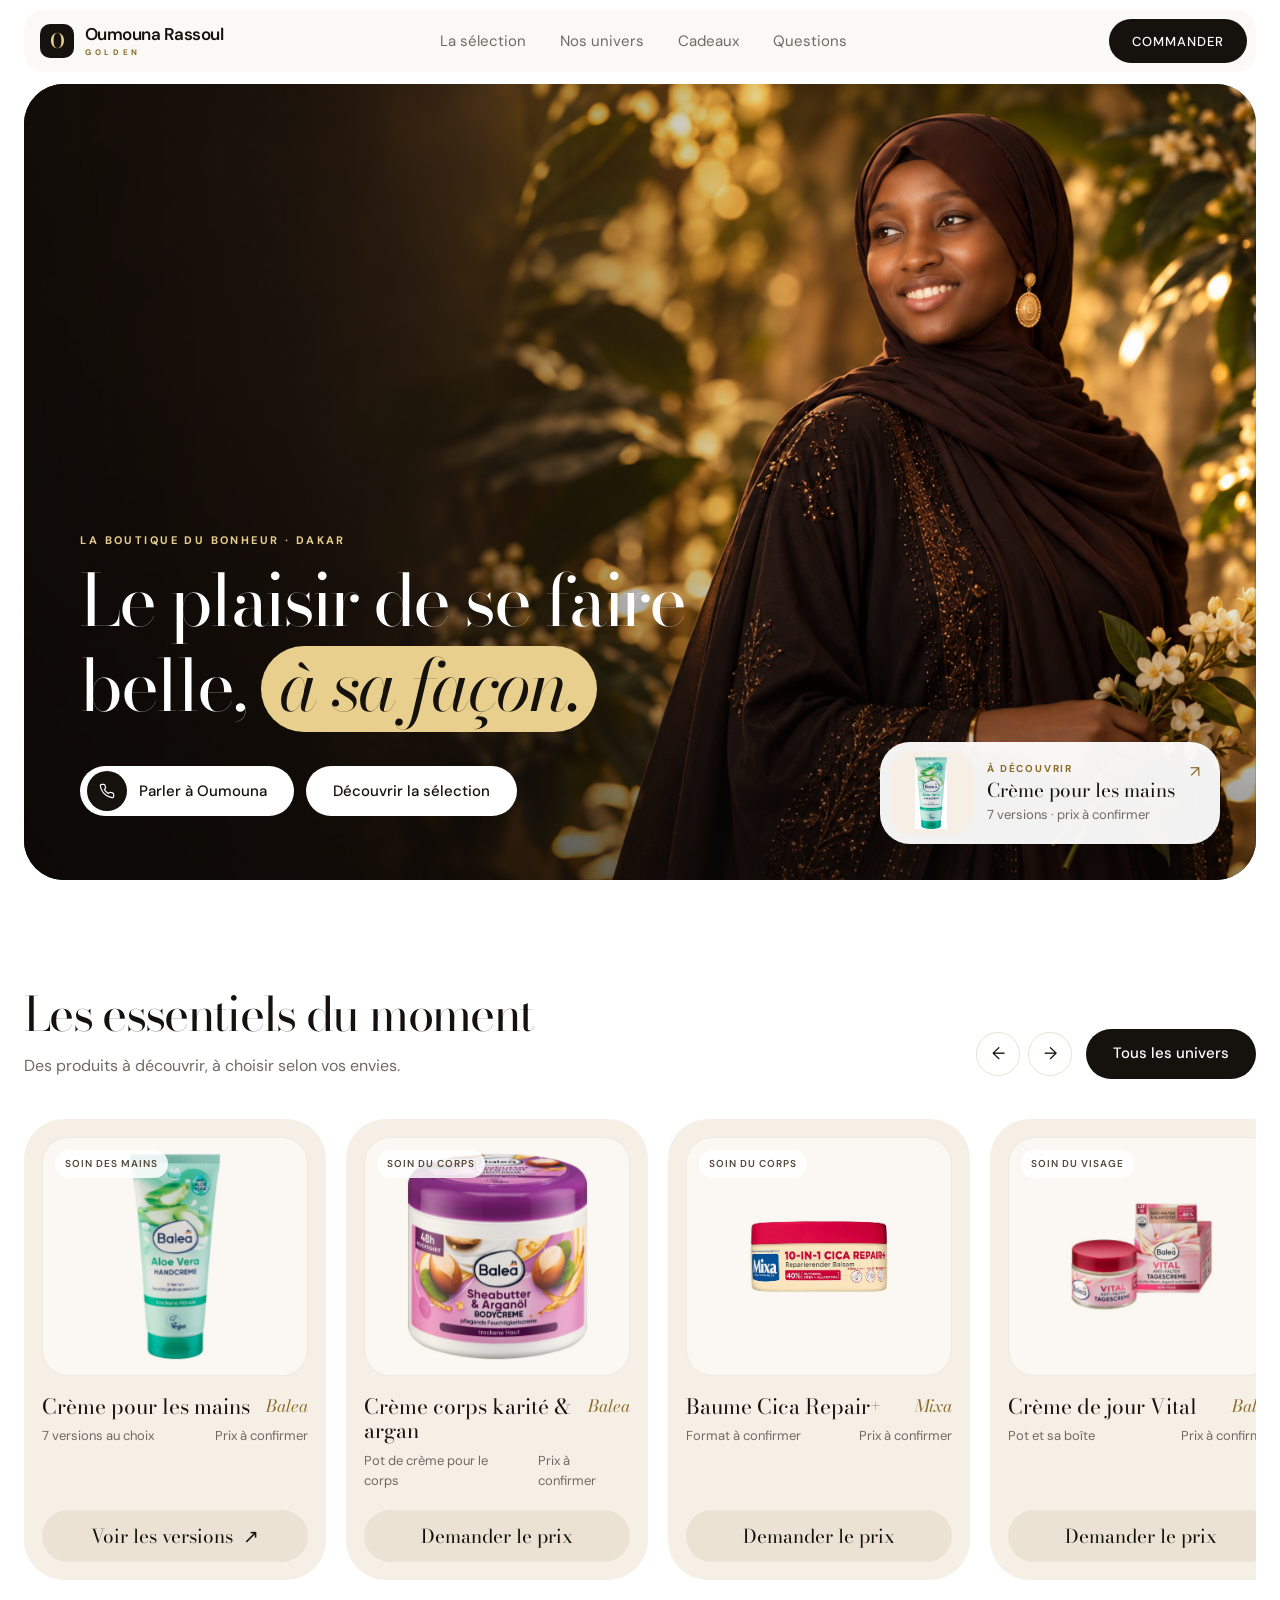
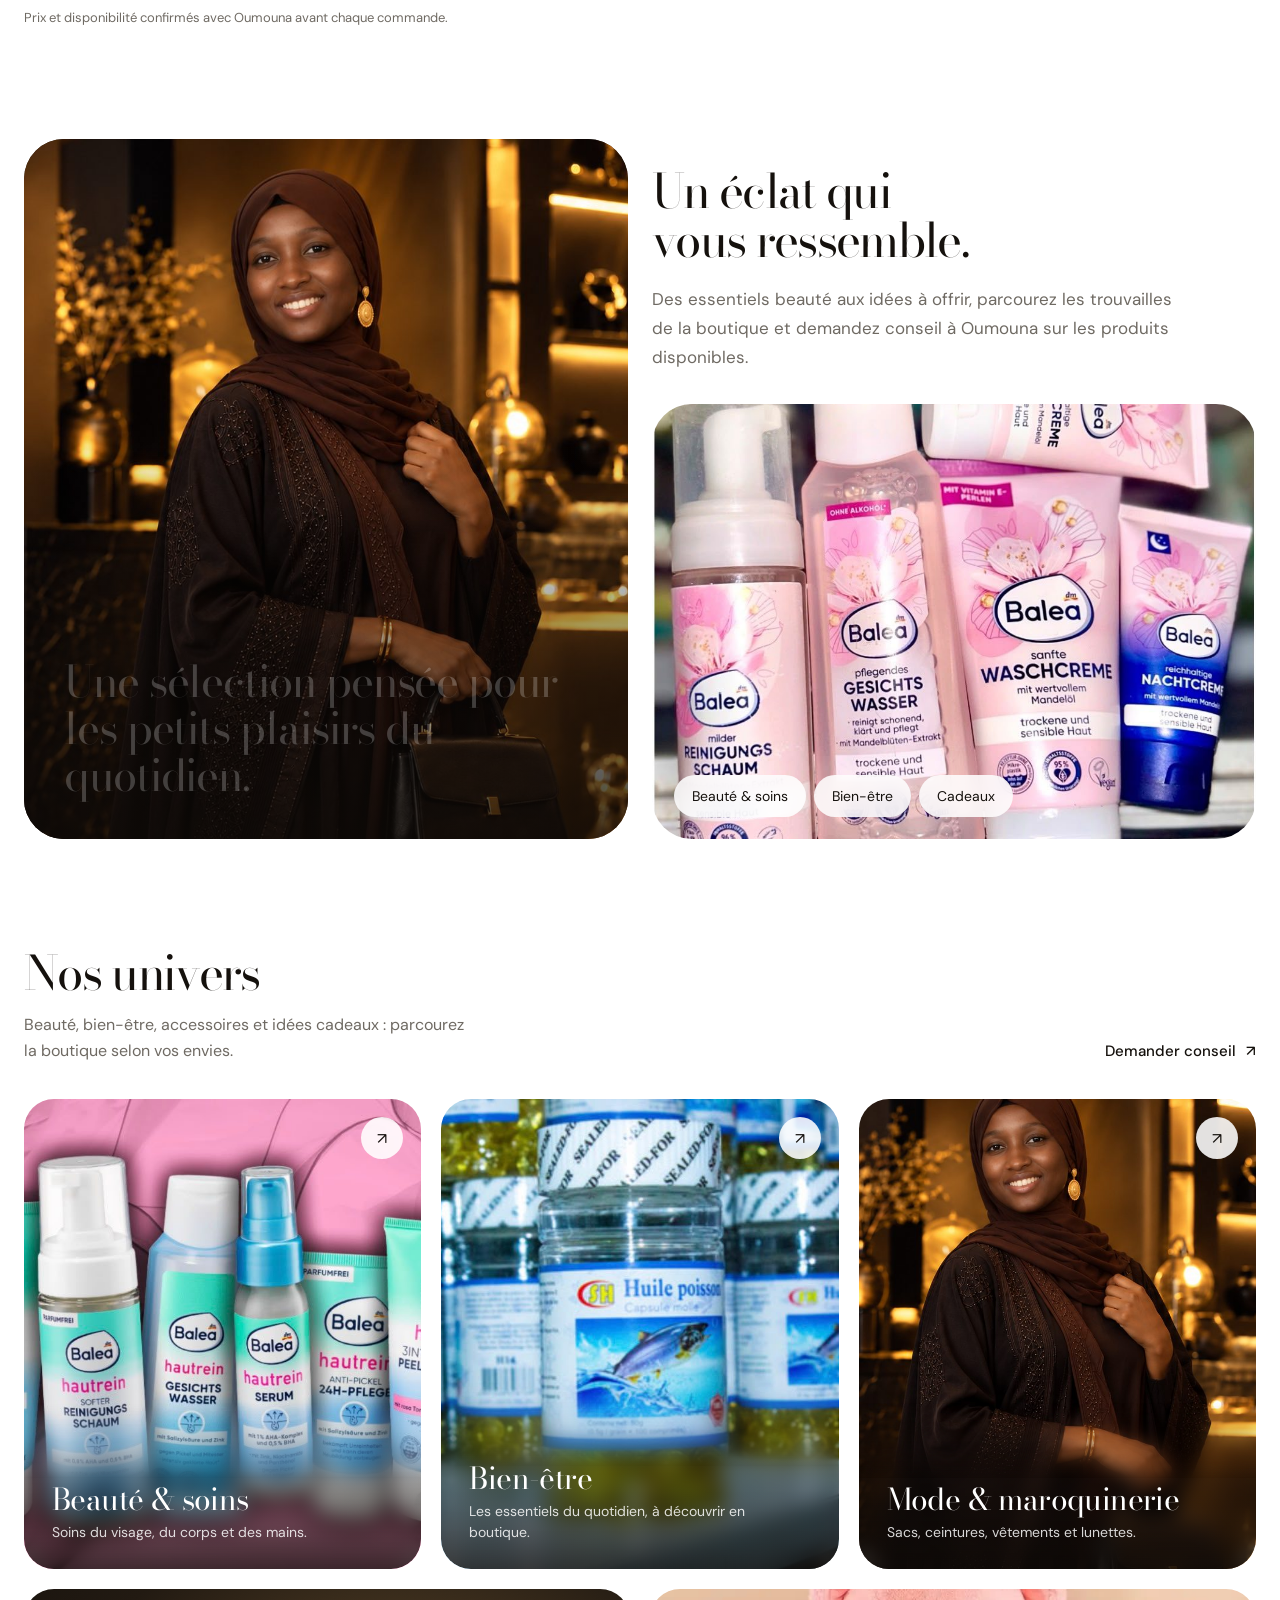
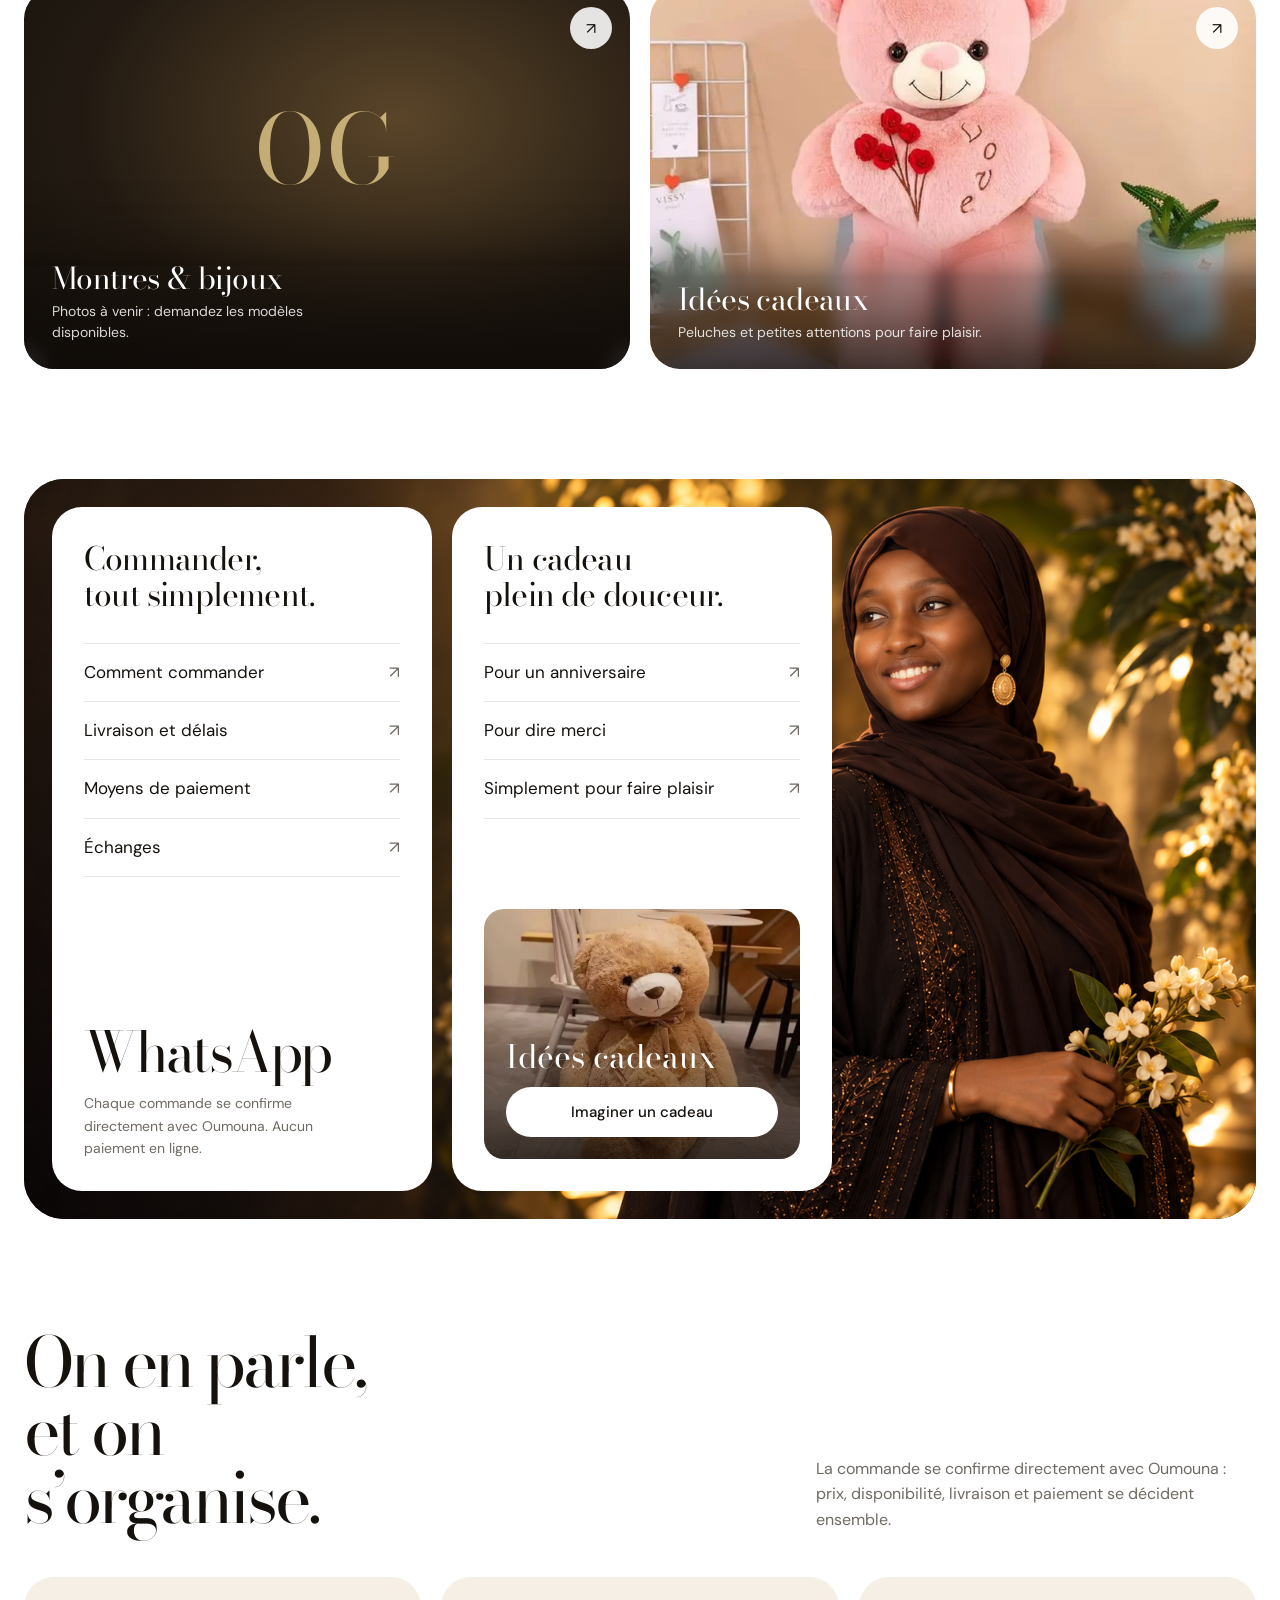
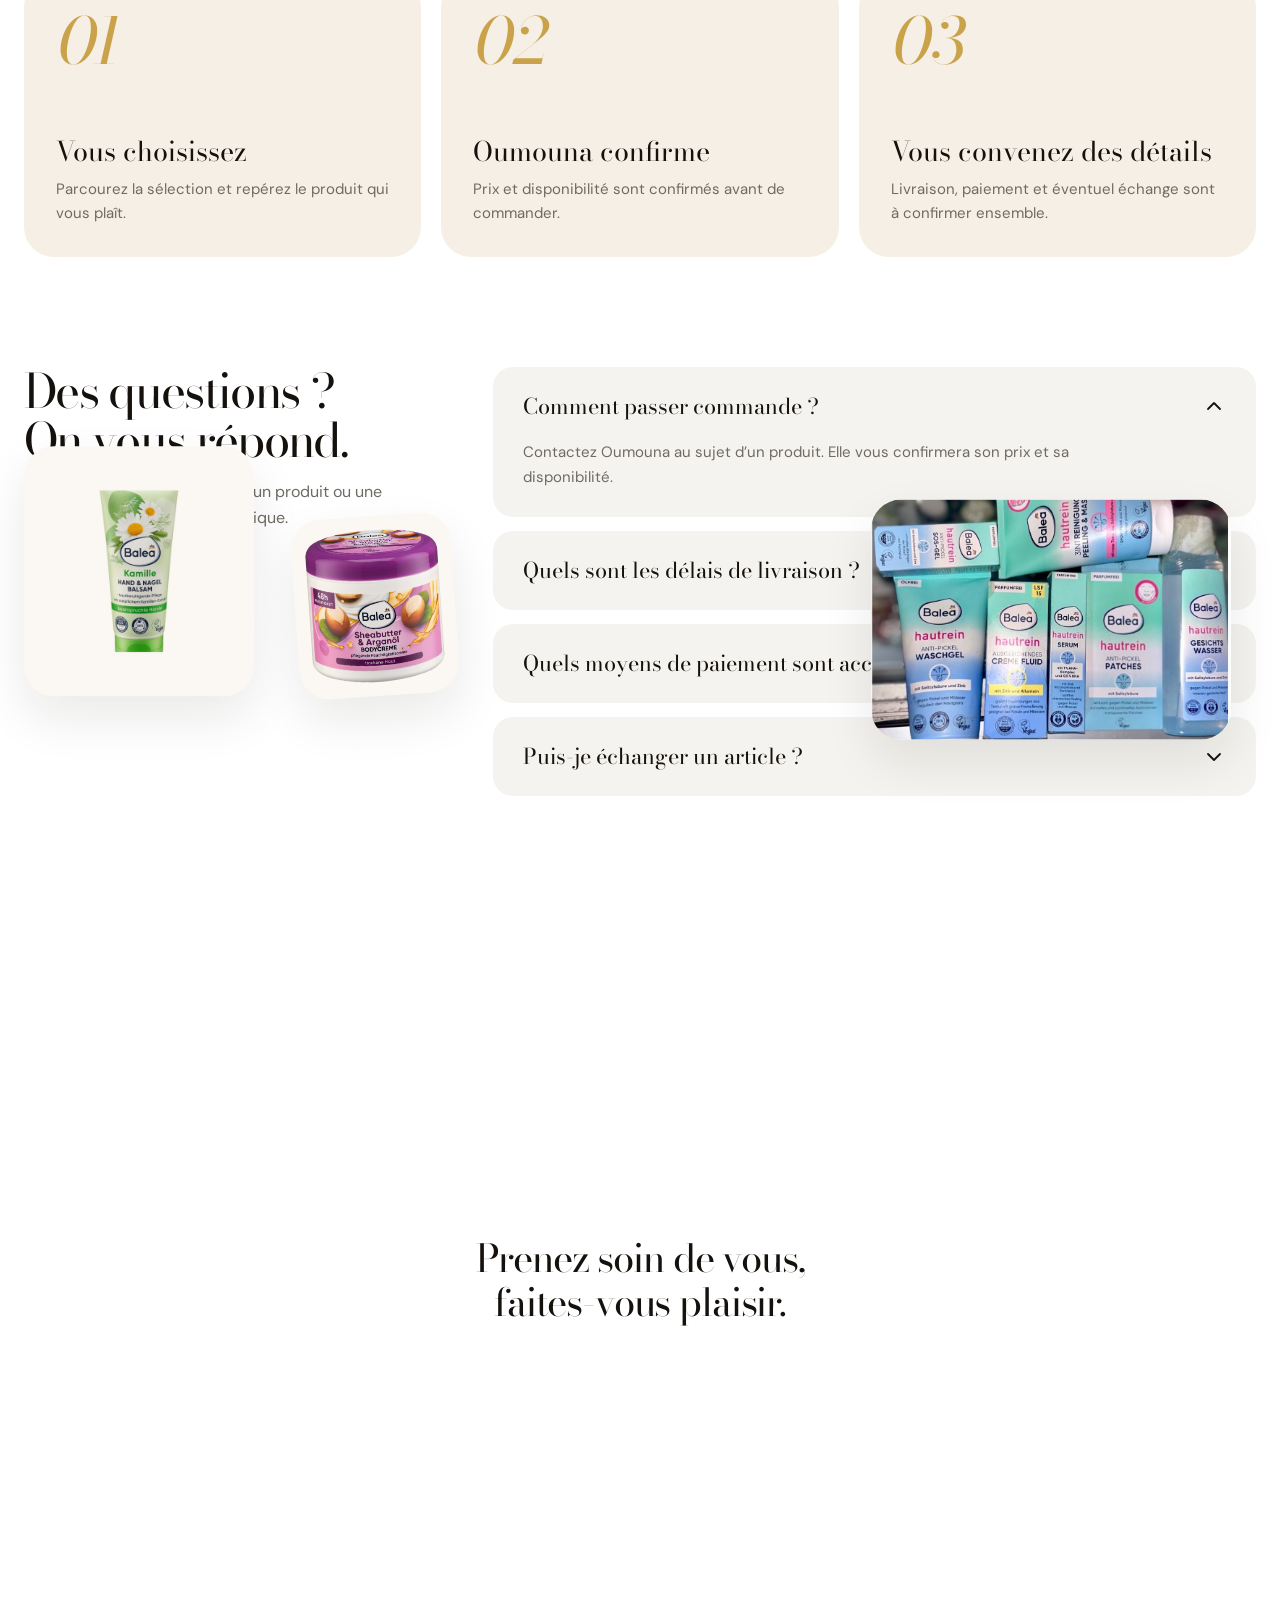
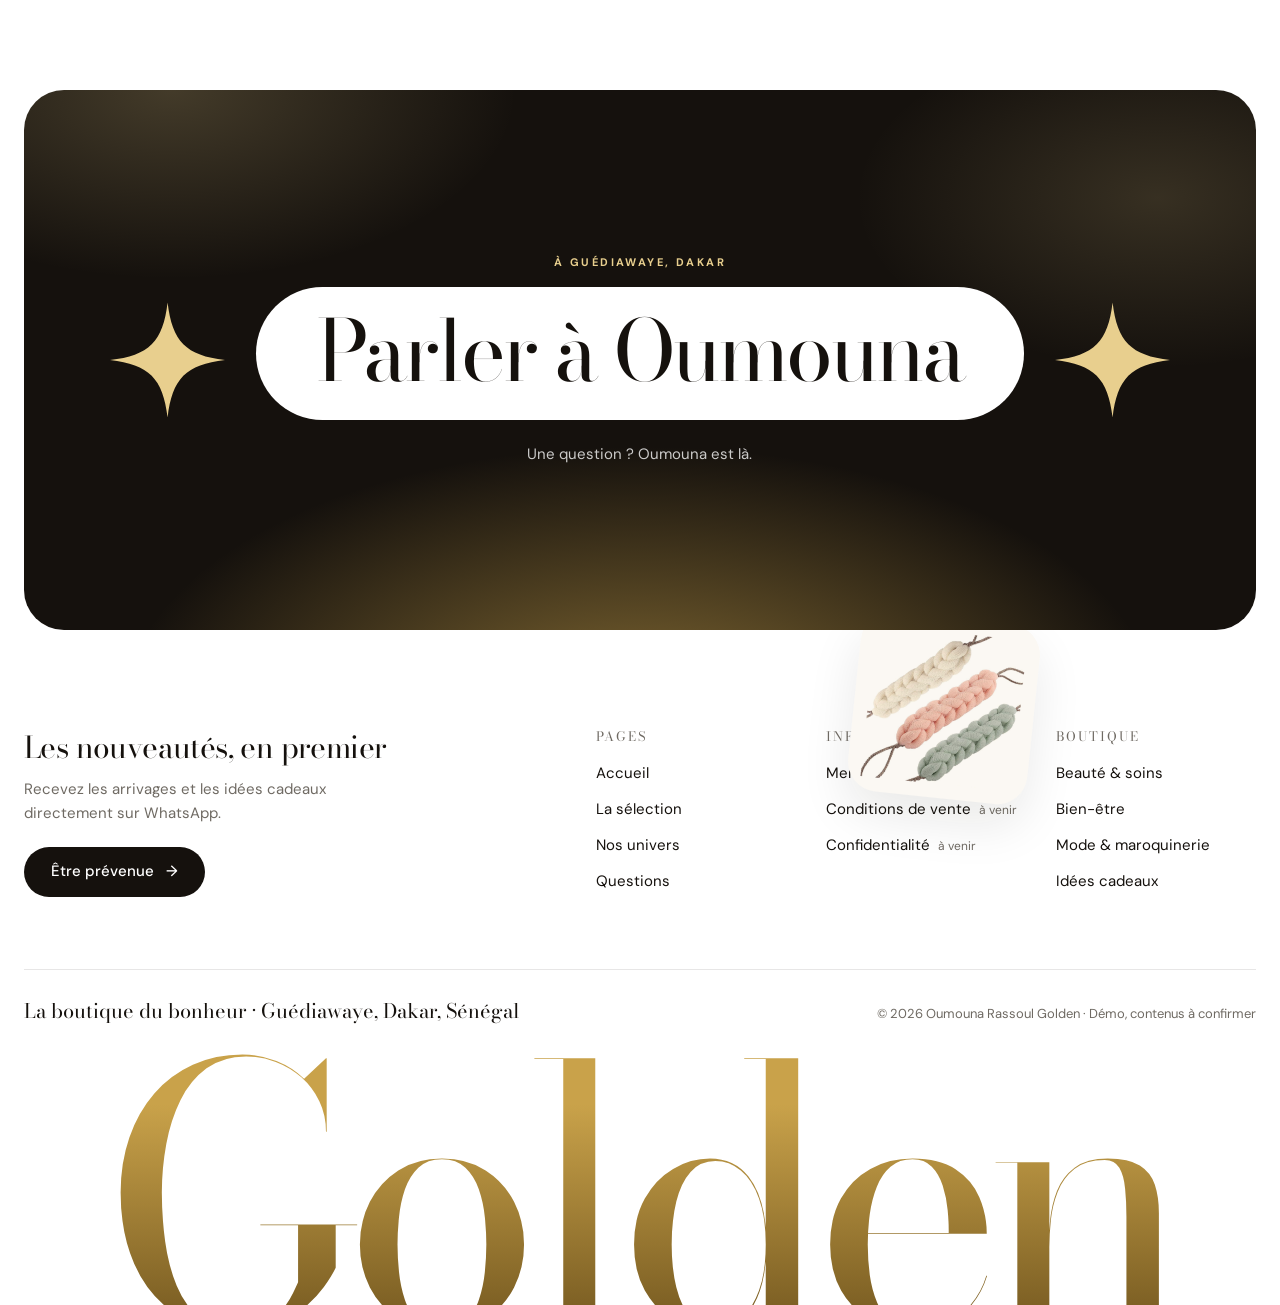
<file: demo/index.html>
<!doctype html>
<html lang="fr">
<head>
  <meta charset="utf-8"><meta name="viewport" content="width=device-width, initial-scale=1"><meta name="theme-color" content="#faf8f4">
  <meta name="description" content="Beauté, soins, mode et cadeaux sélectionnés par Oumouna à Guédiawaye, Dakar.">
  <title>Oumouna Rassoul Golden — L’art de se faire plaisir</title>
  <link rel="preconnect" href="https://fonts.googleapis.com"><link rel="preconnect" href="https://fonts.gstatic.com" crossorigin>
  <link href="https://fonts.googleapis.com/css2?family=Bodoni+Moda:ital,opsz,wght@0,6..96,400;0,6..96,500;1,6..96,400&family=DM+Sans:wght@400;500;600;700&display=swap" rel="stylesheet">
  <link rel="stylesheet" href="site.css"><script src="site.js" defer></script>
</head>
<body>
  <header class="site-header">
    <div class="nav-bar">
      <a class="brand" href="index.html" aria-label="Oumouna Rassoul Golden — accueil"><span class="brand-mark" aria-hidden="true">O</span><span class="brand-name">Oumouna Rassoul<small>GOLDEN</small></span></a>
      <nav class="main-nav" id="main-nav" aria-label="Navigation principale"><a href="#selection">La sélection</a><a href="#univers">Nos univers</a><a href="#cadeaux">Cadeaux</a><a href="#faq">Questions</a></nav>
      <button class="pill pill-dark nav-cta" type="button" data-order="Bonjour Oumouna, je souhaite passer une commande.">Commander</button>
      <button class="menu-toggle" type="button" aria-expanded="false" aria-controls="main-nav"><span></span><span></span><span class="sr-only">Ouvrir le menu</span></button>
    </div>
  </header>

  <main>
    <section class="hero" aria-labelledby="hero-title">
      <picture>
        <source media="(max-width: 760px)" srcset="images/hero-aestheticmatch-portrait-9x16.jpg" width="936" height="1664">
        <img class="hero-image" src="images/hero-aestheticmatch.png" alt="Femme en abaya brodée tenant un bouquet de fleurs blanches, dans une lumière dorée" fetchpriority="high">
      </picture>
      <div class="hero-shade" aria-hidden="true"></div>
      <div class="hero-glints" aria-hidden="true"><i></i><i></i><i></i><i></i><i></i></div>
      <div class="hero-copy">
        <p class="eyebrow eyebrow-light">LA BOUTIQUE DU BONHEUR · DAKAR</p>
        <h1 id="hero-title">Le plaisir de se faire belle, <mark>à sa façon.</mark></h1>
        <div class="hero-actions">
          <button class="pill pill-light pill-with-dot" type="button" data-order="Bonjour Oumouna, j’aimerais un conseil sur vos produits."><span class="pill-dot" aria-hidden="true"><svg viewBox="0 0 24 24" width="16" height="16" fill="none" stroke="currentColor" stroke-width="1.8" stroke-linecap="round" stroke-linejoin="round"><path d="M22 16.9v3a2 2 0 0 1-2.2 2 19.8 19.8 0 0 1-8.6-3.1 19.5 19.5 0 0 1-6-6A19.8 19.8 0 0 1 2.1 4.2 2 2 0 0 1 4.1 2h3a2 2 0 0 1 2 1.7c.1.9.4 1.8.7 2.7a2 2 0 0 1-.5 2.1L8 9.8a16 16 0 0 0 6 6l1.3-1.3a2 2 0 0 1 2.1-.4c.9.3 1.8.6 2.7.7a2 2 0 0 1 1.7 2z"/></svg></span>Parler à Oumouna</button>
          <a class="pill pill-light" href="#selection">Découvrir la sélection</a>
        </div>
      </div>
      <div class="hero-side">
        <a class="hero-feature" href="produit.html"><img src="images/creme-mains-aloe-vera-official.jpg" alt=""><span><small>À DÉCOUVRIR</small><strong>Crème pour les mains</strong><em>7 versions · prix à confirmer</em></span><i aria-hidden="true">↗</i></a>
      </div>
    </section>

    <section class="section wrap" id="selection" aria-labelledby="selection-title">
      <div class="section-head" data-reveal>
        <div><h2 id="selection-title">Les essentiels du moment</h2><p class="section-lead">Des produits à découvrir, à choisir selon vos envies.</p></div>
        <div class="section-head-actions"><div class="carousel-controls"><button type="button" aria-label="Produits précédents" data-scroll="prev">←</button><button type="button" aria-label="Produits suivants" data-scroll="next">→</button></div><a class="pill pill-dark" href="#univers">Tous les univers</a></div>
      </div>
      <div class="product-rail" data-product-grid aria-label="Sélection de produits" data-reveal></div>
      <p class="fine-print">Prix et disponibilité confirmés avec Oumouna avant chaque commande.</p>
    </section>

    <section class="editorial wrap" id="inspiration" aria-labelledby="inspiration-title">
      <figure class="editorial-photo" data-reveal>
        <img src="images/hero-mobile.jpg" alt="Cliente souriante en abaya brodée, un sac à main noir au bras" loading="lazy">
        <figcaption data-scroll-words>Une sélection pensée pour les petits plaisirs du quotidien.</figcaption>
      </figure>
      <div class="editorial-side">
        <div data-reveal><h2 id="inspiration-title">Un éclat qui<br>vous ressemble.</h2><p>Des essentiels beauté aux idées à offrir, parcourez les trouvailles de la boutique et demandez conseil à Oumouna sur les produits disponibles.</p></div>
        <div class="editorial-card" data-reveal style="--delay:.12s">
          <img src="images/gamme-balea-rose.jpg" alt="Gamme de soins Balea aux tons roses" loading="lazy">
          <div class="chip-row"><a class="chip" href="#univers">Beauté &amp; soins</a><a class="chip" href="#univers">Bien-être</a><a class="chip" href="#cadeaux">Cadeaux</a></div>
        </div>
      </div>
    </section>

    <section class="section wrap" id="univers" aria-labelledby="univers-title">
      <div class="section-head" data-reveal>
        <div><h2 id="univers-title">Nos univers</h2><p class="section-lead">Beauté, bien-être, accessoires et idées cadeaux : parcourez la boutique selon vos envies.</p></div>
        <button class="text-link" type="button" data-order="Bonjour Oumouna, pouvez-vous me conseiller sur votre sélection ?">Demander conseil <span aria-hidden="true">↗</span></button>
      </div>
      <div class="univers-grid">
        <a class="story-card" href="#selection" data-reveal><img src="images/gamme-hautrein-rose.jpg" alt="Produits de soin Balea roses" loading="lazy"><span class="story-arrow" aria-hidden="true">↗</span><span class="story-card-copy"><strong>Beauté &amp; soins</strong><span>Soins du visage, du corps et des mains.</span></span></a>
        <a class="story-card" href="#selection" data-reveal style="--delay:.08s"><img src="images/huile-poisson.jpg" alt="Flacons de produits de bien-être alignés" loading="lazy"><span class="story-arrow" aria-hidden="true">↗</span><span class="story-card-copy"><strong>Bien-être</strong><span>Les essentiels du quotidien, à découvrir en boutique.</span></span></a>
        <button class="story-card" type="button" data-order="Bonjour Oumouna, quels articles Mode &amp; maroquinerie sont disponibles ?" data-reveal style="--delay:.16s"><img src="images/mode-maroquinerie.jpg" alt="Sac à main noir porté avec une abaya" loading="lazy"><span class="story-arrow" aria-hidden="true">↗</span><span class="story-card-copy"><strong>Mode &amp; maroquinerie</strong><span>Sacs, ceintures, vêtements et lunettes.</span></span></button>
        <button class="story-card story-card-empty" type="button" data-order="Bonjour Oumouna, quels modèles de montres et bijoux sont disponibles ?" data-reveal><span class="empty-mark" aria-hidden="true">OG</span><span class="story-arrow" aria-hidden="true">↗</span><span class="story-card-copy"><strong>Montres &amp; bijoux</strong><span>Photos à venir : demandez les modèles disponibles.</span></span></button>
        <a class="story-card" href="#cadeaux" data-reveal style="--delay:.08s"><img src="images/peluche-rose-coeur.jpg" alt="Peluche rose tenant un cœur" loading="lazy"><span class="story-arrow" aria-hidden="true">↗</span><span class="story-card-copy"><strong>Idées cadeaux</strong><span>Peluches et petites attentions pour faire plaisir.</span></span></a>
      </div>
    </section>

    <section class="panel-band wrap" id="cadeaux" aria-label="Commander et offrir">
      <img class="panel-band-bg" src="images/hero-aestheticmatch.png" alt="" loading="lazy">
      <div class="panel" data-reveal>
        <h2>Commander,<br>tout simplement.</h2>
        <ul class="link-list"><li><a href="#faq-commande">Comment commander <span aria-hidden="true">↗</span></a></li><li><a href="#faq-livraison">Livraison et délais <span aria-hidden="true">↗</span></a></li><li><a href="#faq-paiement">Moyens de paiement <span aria-hidden="true">↗</span></a></li><li><a href="#faq-echange">Échanges <span aria-hidden="true">↗</span></a></li></ul>
        <div class="panel-foot"><strong>WhatsApp</strong><p>Chaque commande se confirme directement avec Oumouna. Aucun paiement en ligne.</p></div>
      </div>
      <div class="panel" data-reveal style="--delay:.12s">
        <h2>Un cadeau<br>plein de douceur.</h2>
        <ul class="link-list"><li><button type="button" data-order="Bonjour Oumouna, je cherche un cadeau d’anniversaire. Pouvez-vous me conseiller ?">Pour un anniversaire <span aria-hidden="true">↗</span></button></li><li><button type="button" data-order="Bonjour Oumouna, je cherche un cadeau pour dire merci. Pouvez-vous me conseiller ?">Pour dire merci <span aria-hidden="true">↗</span></button></li><li><button type="button" data-order="Bonjour Oumouna, je cherche une petite attention à offrir. Pouvez-vous me conseiller ?">Simplement pour faire plaisir <span aria-hidden="true">↗</span></button></li></ul>
        <div class="mini-promo"><img src="images/peluche-ours.jpg" alt="Grand ourson en peluche brun" loading="lazy"><strong>Idées cadeaux</strong><button class="pill pill-light" type="button" data-order="Bonjour Oumouna, je cherche une idée cadeau. Pouvez-vous me conseiller ?">Imaginer un cadeau</button></div>
      </div>
    </section>

    <section class="section wrap process" aria-labelledby="process-title">
      <div class="process-head" data-reveal><h2 id="process-title">On en parle,<br>et on<br>s’organise.</h2><p class="section-lead">La commande se confirme directement avec Oumouna : prix, disponibilité, livraison et paiement se décident ensemble.</p></div>
      <div class="steps">
        <article class="step" data-reveal><span>01</span><h3>Vous choisissez</h3><p>Parcourez la sélection et repérez le produit qui vous plaît.</p></article>
        <article class="step" data-reveal style="--delay:.08s"><span>02</span><h3>Oumouna confirme</h3><p>Prix et disponibilité sont confirmés avant de commander.</p></article>
        <article class="step" data-reveal style="--delay:.16s"><span>03</span><h3>Vous convenez des détails</h3><p>Livraison, paiement et éventuel échange sont à confirmer ensemble.</p></article>
      </div>
    </section>

    <section class="section wrap faq" id="faq" aria-labelledby="faq-title">
      <div class="faq-intro" data-reveal><h2 id="faq-title">Des questions ?<br>On vous répond.</h2><p class="section-lead">Besoin d’un renseignement sur un produit ou une commande ? Contactez la boutique.</p><button class="text-link" type="button" data-order="Bonjour Oumouna, j’ai une question sur la boutique.">Poser une question <span aria-hidden="true">↗</span></button></div>
      <div class="faq-list" data-reveal>
        <details class="faq-item" id="faq-commande" open><summary>Comment passer commande ?<svg class="chev" viewBox="0 0 24 24" aria-hidden="true"><path d="m6 9 6 6 6-6"/></svg></summary><p>Contactez Oumouna au sujet d’un produit. Elle vous confirmera son prix et sa disponibilité.</p></details>
        <details class="faq-item" id="faq-livraison"><summary>Quels sont les délais de livraison ?<svg class="chev" viewBox="0 0 24 24" aria-hidden="true"><path d="m6 9 6 6 6-6"/></svg></summary><p>Les zones, frais et délais sont à confirmer directement avec la boutique avant la commande.</p></details>
        <details class="faq-item" id="faq-paiement"><summary>Quels moyens de paiement sont acceptés ?<svg class="chev" viewBox="0 0 24 24" aria-hidden="true"><path d="m6 9 6 6 6-6"/></svg></summary><p>Les modes de paiement seront indiqués après confirmation par Oumouna.</p></details>
        <details class="faq-item" id="faq-echange"><summary>Puis-je échanger un article ?<svg class="chev" viewBox="0 0 24 24" aria-hidden="true"><path d="m6 9 6 6 6-6"/></svg></summary><p>Les conditions d’échange et de retour sont à confirmer avant toute commande.</p></details>
      </div>
    </section>

    <section class="collage wrap" aria-labelledby="collage-title">
      <figure class="collage-tile tile-1" data-speed="-0.12"><img src="images/creme-mains-camomille.jpg" alt="" loading="lazy"></figure>
      <figure class="collage-tile tile-2 is-photo" data-speed="0.18"><img src="images/peluche-rose-coeur.jpg" alt="" loading="lazy"></figure>
      <figure class="collage-tile tile-3 is-photo" data-speed="-0.08"><img src="images/gamme-hautrein.jpg" alt="" loading="lazy"></figure>
      <figure class="collage-tile tile-4" data-speed="0.14"><img src="images/eponges-douche.jpg" alt="" loading="lazy"></figure>
      <figure class="collage-tile tile-5" data-speed="-0.16"><img src="images/balea-creme-corps-karite-argan-official.jpg" alt="" loading="lazy"></figure>
      <h2 id="collage-title" data-reveal>Prenez soin de vous,<br>faites-vous plaisir.</h2>
    </section>

    <section class="cta-banner wrap" id="contact" aria-labelledby="cta-title">
      <svg class="cta-star cta-star-left" viewBox="0 0 100 100" aria-hidden="true"><path d="M50 0C54 34 66 46 100 50 66 54 54 66 50 100 46 66 34 54 0 50 34 46 46 34 50 0Z"/></svg>
      <svg class="cta-star cta-star-right" viewBox="0 0 100 100" aria-hidden="true"><path d="M50 0C54 34 66 46 100 50 66 54 54 66 50 100 46 66 34 54 0 50 34 46 46 34 50 0Z"/></svg>
      <div class="cta-copy" data-reveal><p class="eyebrow eyebrow-light">À GUÉDIAWAYE, DAKAR</p><h2 id="cta-title" class="sr-only">Une question ? Oumouna est là.</h2><button class="cta-pill" type="button" data-order="Bonjour Oumouna, je souhaite vous contacter.">Parler à Oumouna</button><p class="cta-note">Une question ? Oumouna est là.</p></div>
    </section>
  </main>

  <footer class="site-footer">
    <div class="footer-top">
      <div class="footer-news"><h2>Les nouveautés, en premier</h2><p>Recevez les arrivages et les idées cadeaux directement sur WhatsApp.</p><button class="pill pill-dark" type="button" data-order="Bonjour Oumouna, j’aimerais être prévenue des nouveautés.">Être prévenue <span aria-hidden="true">→</span></button></div>
      <div class="footer-cols">
        <nav aria-label="Pages"><h3>Pages</h3><a href="index.html">Accueil</a><a href="#selection">La sélection</a><a href="#univers">Nos univers</a><a href="#faq">Questions</a></nav>
        <div><h3>Infos</h3><span>Mentions légales <em>à venir</em></span><span>Conditions de vente <em>à venir</em></span><span>Confidentialité <em>à venir</em></span></div>
        <nav aria-label="Boutique"><h3>Boutique</h3><a href="#univers">Beauté &amp; soins</a><a href="#univers">Bien-être</a><a href="#univers">Mode &amp; maroquinerie</a><a href="#cadeaux">Idées cadeaux</a></nav>
      </div>
    </div>
    <div class="footer-mid"><p class="footer-contact">La boutique du bonheur · Guédiawaye, Dakar, Sénégal</p><small>© <span data-year></span> Oumouna Rassoul Golden · Démo, contenus à confirmer</small></div>
    <p class="wordmark" aria-hidden="true">Golden</p>
  </footer>

  <div class="mobile-order"><button type="button" class="pill pill-gold" data-order="Bonjour Oumouna, je souhaite découvrir votre boutique.">Parler à Oumouna <span aria-hidden="true">↗</span></button></div>
  <dialog class="contact-dialog" aria-labelledby="dialog-title"><button class="dialog-close" type="button" aria-label="Fermer">×</button><p class="eyebrow">CONTACT DE LA BOUTIQUE</p><h2 id="dialog-title">Parlons de votre envie.</h2><p data-dialog-message>Le numéro WhatsApp sera ajouté après confirmation par Oumouna.</p><button class="pill pill-dark" type="button" data-dialog-close>J’ai compris</button></dialog>
</body>
</html>
</file>
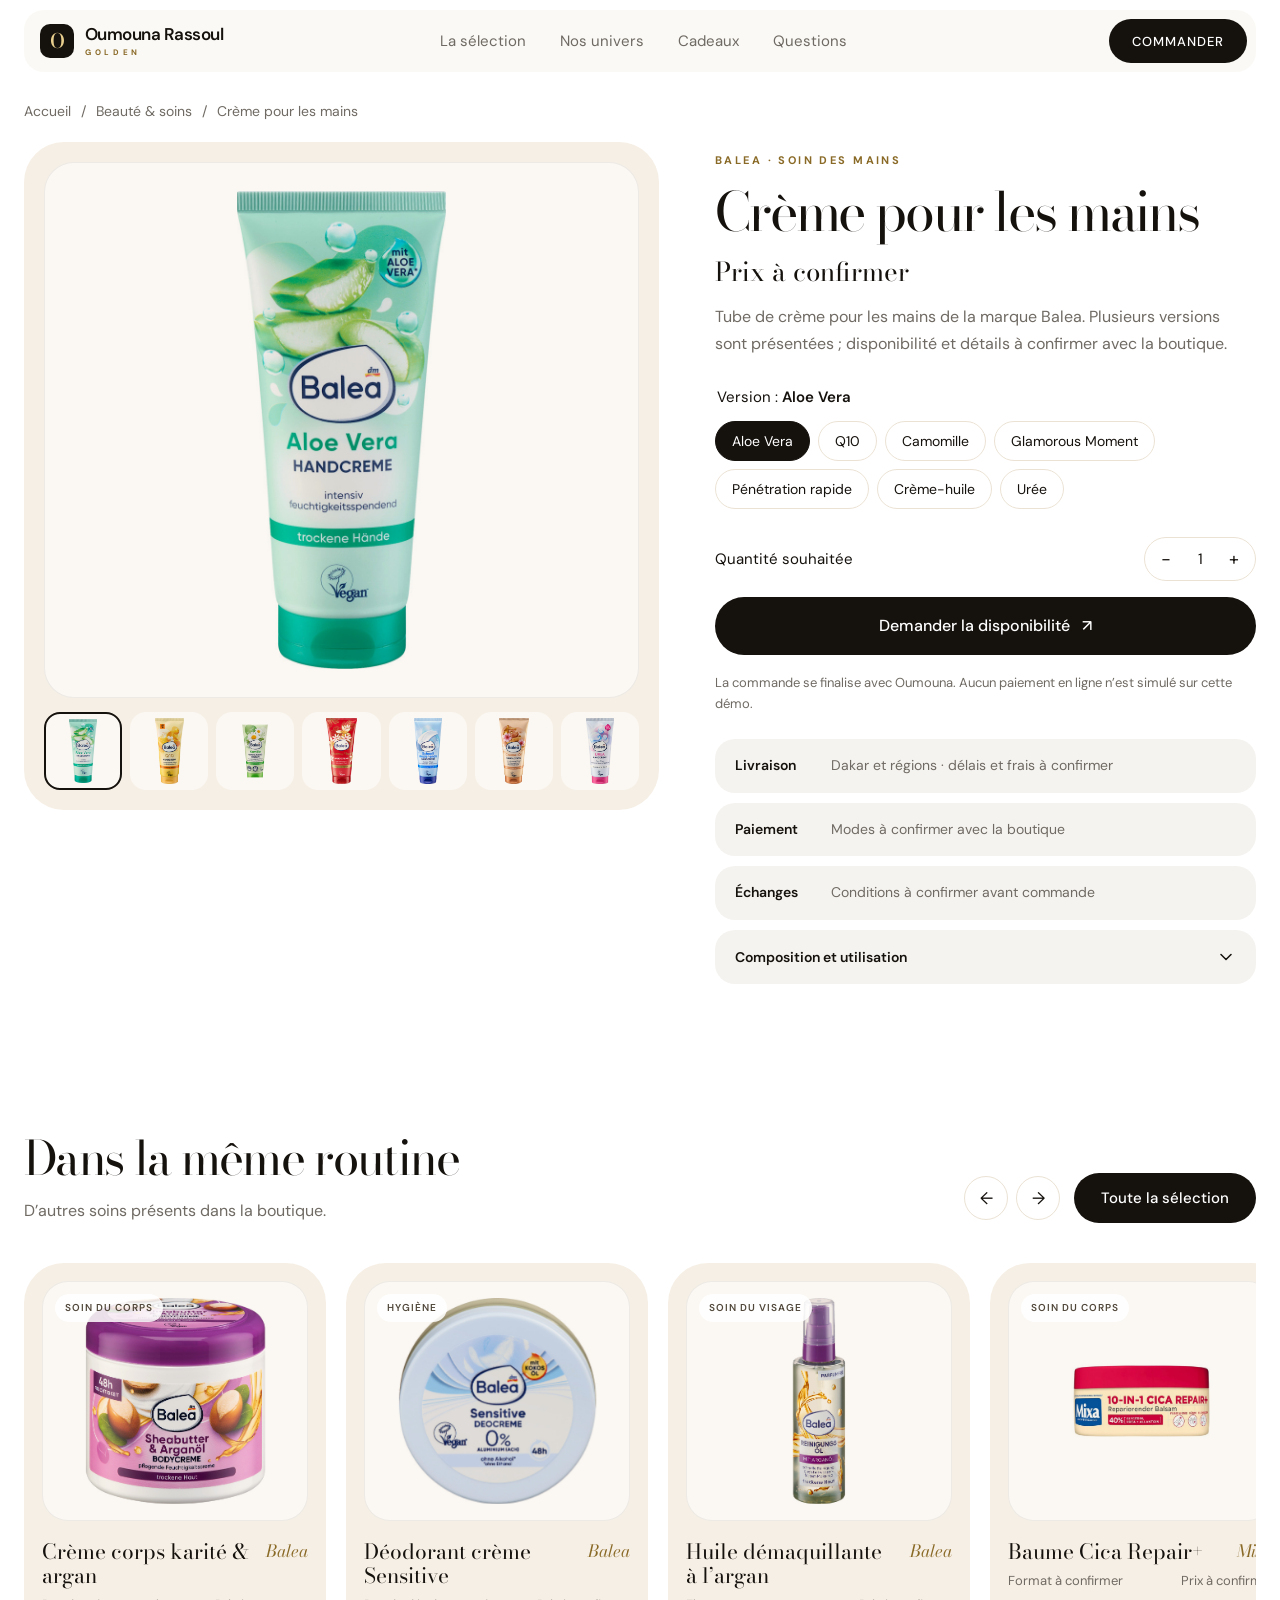
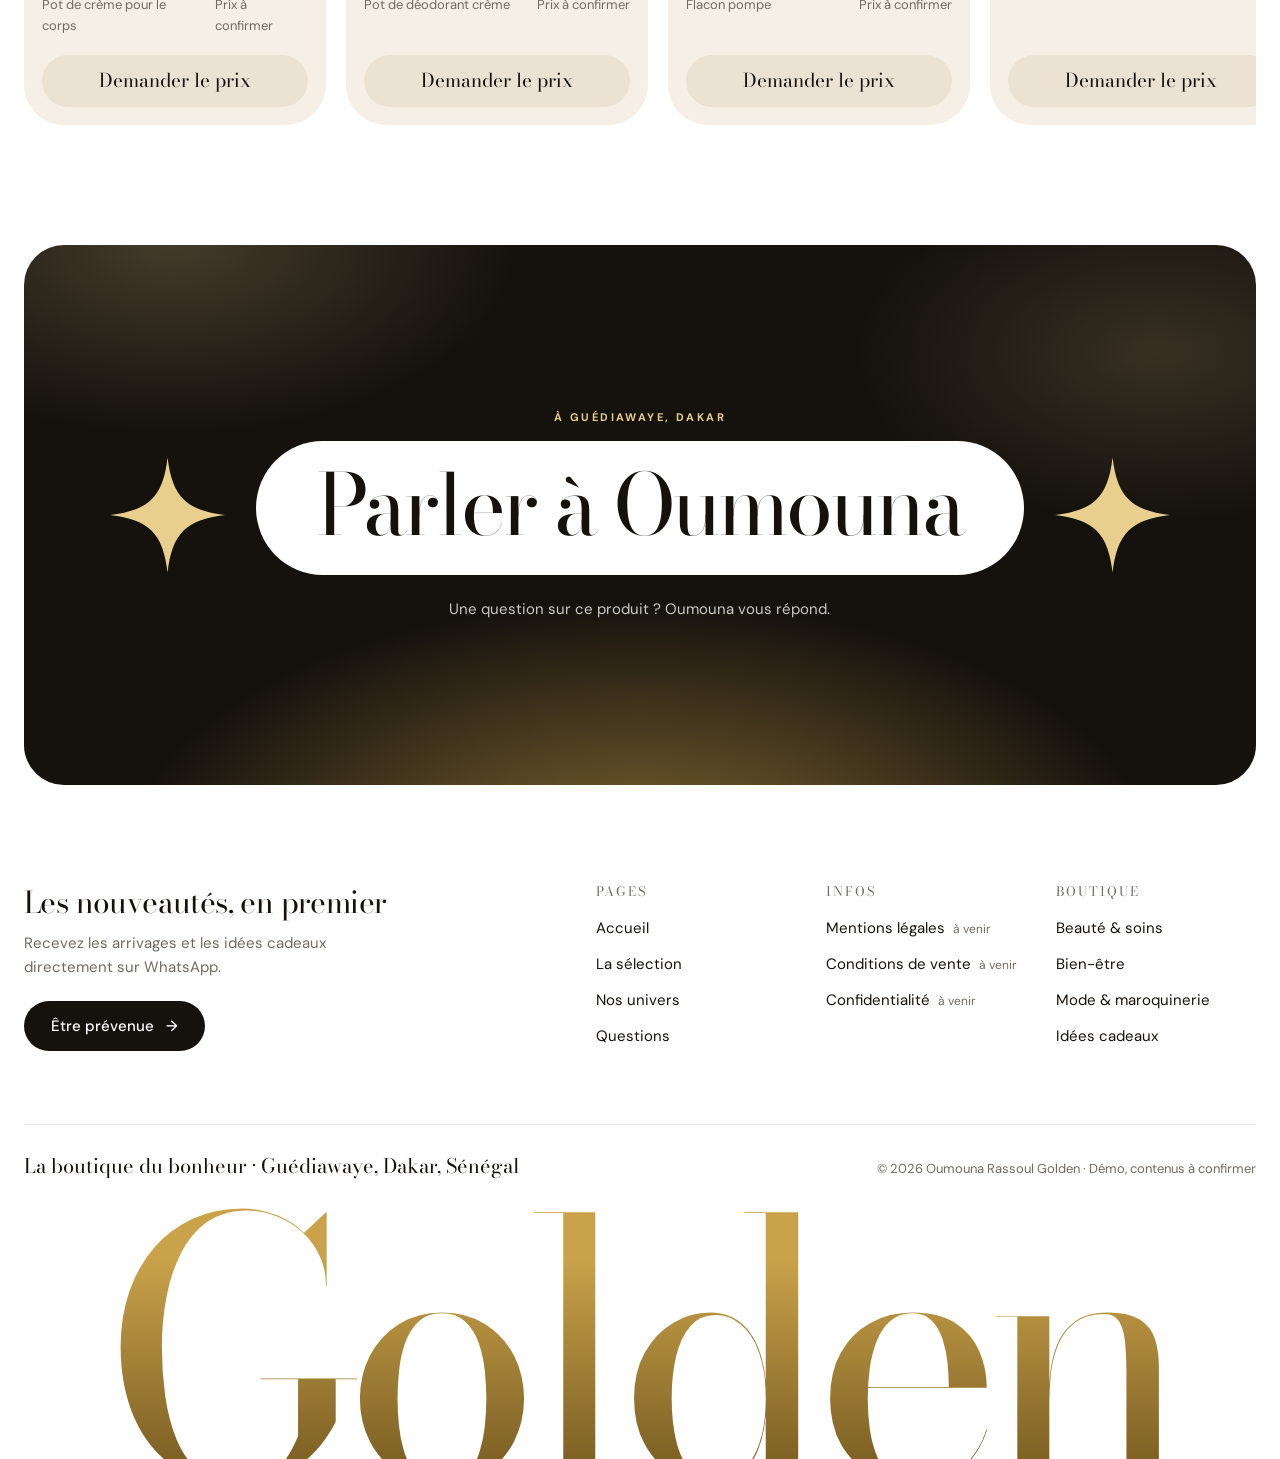
<file: demo/produit.html>
<!doctype html>
<html lang="fr">
<head>
  <meta charset="utf-8"><meta name="viewport" content="width=device-width, initial-scale=1"><meta name="theme-color" content="#faf8f4">
  <meta name="description" content="Crème pour les mains Balea, plusieurs versions à découvrir. Prix et disponibilité à confirmer.">
  <title>Crème pour les mains Balea — Oumouna Rassoul Golden</title>
  <link rel="preconnect" href="https://fonts.googleapis.com"><link rel="preconnect" href="https://fonts.gstatic.com" crossorigin>
  <link href="https://fonts.googleapis.com/css2?family=Bodoni+Moda:ital,opsz,wght@0,6..96,400;0,6..96,500;1,6..96,400&family=DM+Sans:wght@400;500;600;700&display=swap" rel="stylesheet">
  <link rel="stylesheet" href="site.css"><script src="site.js" defer></script>
</head>
<body>
  <header class="site-header">
    <div class="nav-bar">
      <a class="brand" href="index.html" aria-label="Oumouna Rassoul Golden — accueil"><span class="brand-mark" aria-hidden="true">O</span><span class="brand-name">Oumouna Rassoul<small>GOLDEN</small></span></a>
      <nav class="main-nav" id="main-nav" aria-label="Navigation principale"><a href="index.html#selection">La sélection</a><a href="index.html#univers">Nos univers</a><a href="index.html#cadeaux">Cadeaux</a><a href="index.html#faq">Questions</a></nav>
      <button class="pill pill-dark nav-cta" type="button" data-order="Bonjour Oumouna, je souhaite passer une commande.">Commander</button>
      <button class="menu-toggle" type="button" aria-expanded="false" aria-controls="main-nav"><span></span><span></span><span class="sr-only">Ouvrir le menu</span></button>
    </div>
  </header>

  <main>
    <nav class="breadcrumbs wrap" aria-label="Fil d’Ariane"><a href="index.html">Accueil</a><span aria-hidden="true">/</span><a href="index.html#univers">Beauté &amp; soins</a><span aria-hidden="true">/</span><span aria-current="page">Crème pour les mains</span></nav>
    <section class="product-detail wrap">
      <div class="product-gallery">
        <div class="product-main-image"><img data-main-product-image src="images/creme-mains-aloe-vera-official.jpg" alt="Crème pour les mains Balea, version Aloe Vera"></div>
        <div class="variant-thumbnails" role="group" aria-label="Photos des versions"><button class="variant-thumb is-selected" type="button" data-variant="0" aria-label="Voir Aloe Vera" aria-pressed="true"><img src="images/creme-mains-aloe-vera-official.jpg" alt=""></button><button class="variant-thumb" type="button" data-variant="1" aria-label="Voir Q10" aria-pressed="false"><img src="images/creme-mains-q10-official.jpg" alt=""></button><button class="variant-thumb" type="button" data-variant="2" aria-label="Voir Camomille" aria-pressed="false"><img src="images/creme-mains-camomille.jpg" alt=""></button><button class="variant-thumb" type="button" data-variant="3" aria-label="Voir Glamorous Moment" aria-pressed="false"><img src="images/creme-mains-glamorous-moment-official.jpg" alt=""></button><button class="variant-thumb" type="button" data-variant="4" aria-label="Voir Pénétration rapide" aria-pressed="false"><img src="images/creme-mains-penetration-rapide-official.jpg" alt=""></button><button class="variant-thumb" type="button" data-variant="5" aria-label="Voir Crème-huile" aria-pressed="false"><img src="images/creme-mains-huile-official.jpg" alt=""></button><button class="variant-thumb" type="button" data-variant="6" aria-label="Voir Urée" aria-pressed="false"><img src="images/creme-mains-uree-official.jpg" alt=""></button></div>
      </div>
      <div class="product-info">
        <p class="eyebrow">BALEA · SOIN DES MAINS</p><h1>Crème pour les mains</h1><p class="product-price">Prix à confirmer</p>
        <p class="product-description">Tube de crème pour les mains de la marque Balea. Plusieurs versions sont présentées ; disponibilité et détails à confirmer avec la boutique.</p>
        <fieldset class="variant-picker"><legend>Version : <strong data-current-variant>Aloe Vera</strong></legend><div class="variant-options"><button type="button" class="variant-chip is-selected" data-variant="0" aria-pressed="true">Aloe Vera</button><button type="button" class="variant-chip" data-variant="1" aria-pressed="false">Q10</button><button type="button" class="variant-chip" data-variant="2" aria-pressed="false">Camomille</button><button type="button" class="variant-chip" data-variant="3" aria-pressed="false">Glamorous Moment</button><button type="button" class="variant-chip" data-variant="4" aria-pressed="false">Pénétration rapide</button><button type="button" class="variant-chip" data-variant="5" aria-pressed="false">Crème-huile</button><button type="button" class="variant-chip" data-variant="6" aria-pressed="false">Urée</button></div></fieldset>
        <div class="quantity-row"><span>Quantité souhaitée</span><div class="quantity-control"><button type="button" data-quantity="minus" aria-label="Retirer un tube">−</button><output data-quantity-value aria-live="polite">1</output><button type="button" data-quantity="plus" aria-label="Ajouter un tube">+</button></div></div>
        <button class="pill pill-dark product-order" type="button" data-product-order>Demander la disponibilité <span aria-hidden="true">↗</span></button>
        <p class="fine-print">La commande se finalise avec Oumouna. Aucun paiement en ligne n’est simulé sur cette démo.</p>
        <div class="product-facts"><p><span>Livraison</span>Dakar et régions · délais et frais à confirmer</p><p><span>Paiement</span>Modes à confirmer avec la boutique</p><p><span>Échanges</span>Conditions à confirmer avant commande</p></div>
        <details class="product-detail-note"><summary>Composition et utilisation<svg class="chev" viewBox="0 0 24 24" aria-hidden="true"><path d="m6 9 6 6 6-6"/></svg></summary><p>Les informations exactes seront reprises de l’emballage de la version choisie.</p></details>
      </div>
    </section>

    <section class="section wrap" aria-labelledby="related-title">
      <div class="section-head" data-reveal>
        <div><h2 id="related-title">Dans la même routine</h2><p class="section-lead">D’autres soins présents dans la boutique.</p></div>
        <div class="section-head-actions"><div class="carousel-controls"><button type="button" aria-label="Produits précédents" data-scroll="prev">←</button><button type="button" aria-label="Produits suivants" data-scroll="next">→</button></div><a class="pill pill-dark" href="index.html#selection">Toute la sélection</a></div>
      </div>
      <div class="product-rail" data-related-grid aria-label="Produits associés" data-reveal></div>
    </section>

    <section class="cta-banner wrap" aria-labelledby="cta-title">
      <svg class="cta-star cta-star-left" viewBox="0 0 100 100" aria-hidden="true"><path d="M50 0C54 34 66 46 100 50 66 54 54 66 50 100 46 66 34 54 0 50 34 46 46 34 50 0Z"/></svg>
      <svg class="cta-star cta-star-right" viewBox="0 0 100 100" aria-hidden="true"><path d="M50 0C54 34 66 46 100 50 66 54 54 66 50 100 46 66 34 54 0 50 34 46 46 34 50 0Z"/></svg>
      <div class="cta-copy" data-reveal><p class="eyebrow eyebrow-light">À GUÉDIAWAYE, DAKAR</p><h2 id="cta-title" class="sr-only">Une question ? Oumouna est là.</h2><button class="cta-pill" type="button" data-order="Bonjour Oumouna, j’ai une question sur la crème pour les mains Balea.">Parler à Oumouna</button><p class="cta-note">Une question sur ce produit ? Oumouna vous répond.</p></div>
    </section>
  </main>

  <footer class="site-footer">
    <div class="footer-top">
      <div class="footer-news"><h2>Les nouveautés, en premier</h2><p>Recevez les arrivages et les idées cadeaux directement sur WhatsApp.</p><button class="pill pill-dark" type="button" data-order="Bonjour Oumouna, j’aimerais être prévenue des nouveautés.">Être prévenue <span aria-hidden="true">→</span></button></div>
      <div class="footer-cols">
        <nav aria-label="Pages"><h3>Pages</h3><a href="index.html">Accueil</a><a href="index.html#selection">La sélection</a><a href="index.html#univers">Nos univers</a><a href="index.html#faq">Questions</a></nav>
        <div><h3>Infos</h3><span>Mentions légales <em>à venir</em></span><span>Conditions de vente <em>à venir</em></span><span>Confidentialité <em>à venir</em></span></div>
        <nav aria-label="Boutique"><h3>Boutique</h3><a href="index.html#univers">Beauté &amp; soins</a><a href="index.html#univers">Bien-être</a><a href="index.html#univers">Mode &amp; maroquinerie</a><a href="index.html#cadeaux">Idées cadeaux</a></nav>
      </div>
    </div>
    <div class="footer-mid"><p class="footer-contact">La boutique du bonheur · Guédiawaye, Dakar, Sénégal</p><small>© <span data-year></span> Oumouna Rassoul Golden · Démo, contenus à confirmer</small></div>
    <p class="wordmark" aria-hidden="true">Golden</p>
  </footer>

  <div class="mobile-order"><button type="button" class="pill pill-gold" data-product-order>Demander la disponibilité <span aria-hidden="true">↗</span></button></div>
  <dialog class="contact-dialog" aria-labelledby="dialog-title"><button class="dialog-close" type="button" aria-label="Fermer">×</button><p class="eyebrow">CONTACT DE LA BOUTIQUE</p><h2 id="dialog-title">Parlons de votre envie.</h2><p data-dialog-message>Le numéro WhatsApp sera ajouté après confirmation par Oumouna.</p><button class="pill pill-dark" type="button" data-dialog-close>J’ai compris</button></dialog>
</body>
</html>
</file>
<file: demo/site.css>
/* Oumouna Rassoul Golden — démo.
   Structure et rythme repris du template Framer AestheticMatch (aestheticmatch.framer.website),
   transposés en noir, ivoire et or avec Bodoni Moda et DM Sans. */

:root {
  --ink: #15110d; --paper: #fff; --sand: #f6efe5; --sand-deep: #ebe2d4; --mist: #f5f3ef; --frame: #fbf8f3;
  --gold: #c9a24a; --gold-light: #e8cf8e; --gold-text: #8a6a27; --muted: #6f6a63; --line: rgba(21, 17, 13, .1);
  --serif: "Bodoni Moda", Georgia, serif; --sans: "DM Sans", Arial, sans-serif;
  --gutter: 24px; --content: 1400px; --r-xl: 40px; --r-lg: 30px; --r-md: 20px;
  --ease: cubic-bezier(.2, .7, .2, 1);
}

/* Base */
* { box-sizing: border-box; }
html { scroll-behavior: smooth; scroll-padding-top: 96px; }
body { margin: 0; background: var(--paper); color: var(--ink); font: 400 16px/1.6 var(--sans); -webkit-font-smoothing: antialiased; }
img { display: block; max-width: 100%; }
a { color: inherit; }
button { font: inherit; color: inherit; }
h1, h2, h3 { font-weight: 400; }
.wrap { width: min(var(--content), calc(100% - 2 * var(--gutter))); margin-inline: auto; }
.section { padding-block: 110px; }
.section + .section { padding-top: 0; }
.sr-only { position: absolute; width: 1px; height: 1px; padding: 0; margin: -1px; overflow: hidden; clip: rect(0, 0, 0, 0); white-space: nowrap; border: 0; }
.eyebrow { margin: 0 0 16px; color: var(--gold-text); font-size: 11px; font-weight: 700; letter-spacing: .22em; line-height: 1.5; }
.eyebrow-light { color: var(--gold-light); }
.fine-print { margin: 18px 0 0; color: var(--muted); font-size: 13px; }

/* Boutons en capsule */
.pill { display: inline-flex; align-items: center; justify-content: center; gap: 12px; min-height: 50px; padding: 0 26px; border: 1px solid transparent; border-radius: 999px; font: 500 15px/1 var(--sans); text-decoration: none; white-space: nowrap; cursor: pointer; transition: transform .2s var(--ease), background .2s, color .2s, border-color .2s; }
.pill:hover { transform: translateY(-2px); }
.pill-dark { background: var(--ink); color: #fff; }
.pill-dark:hover { background: #3a3027; }
.pill-light { background: #fff; color: var(--ink); }
.pill-light:hover { background: var(--gold-light); }
.pill-gold { background: var(--gold-light); color: var(--ink); }
.pill-gold:hover { background: #f1dcaa; }
.pill-with-dot { padding-left: 6px; }
.pill-dot { display: grid; width: 40px; height: 40px; place-items: center; border-radius: 50%; background: var(--ink); color: #fff; }
.text-link { display: inline-flex; align-items: center; gap: 10px; padding: 0; border: 0; background: none; font-size: 15px; font-weight: 500; text-decoration: none; cursor: pointer; transition: color .2s; }
.text-link:hover { color: var(--gold-text); }

/* En-tête flottant */
.site-header { position: sticky; top: 0; z-index: 30; padding: 10px var(--gutter) 0; }
.nav-bar { position: relative; display: grid; grid-template-columns: 1fr auto 1fr; align-items: center; gap: 24px; max-width: var(--content); min-height: 62px; margin-inline: auto; padding: 8px 9px 8px 16px; border-radius: var(--r-md); background: rgba(250, 248, 244, .84); backdrop-filter: blur(16px) saturate(1.2); transition: background .25s, box-shadow .25s; }
.site-header.is-scrolled .nav-bar { background: rgba(255, 255, 255, .95); box-shadow: 0 10px 30px rgba(21, 17, 13, .08); }
.brand { justify-self: start; display: inline-flex; align-items: center; gap: 11px; text-decoration: none; }
.brand-mark { display: grid; width: 34px; height: 34px; place-items: center; border-radius: 10px; background: var(--ink); color: var(--gold-light); font: 500 20px/1 var(--serif); }
.brand-name { display: flex; flex-direction: column; font: 600 17px/1 var(--sans); letter-spacing: -.03em; white-space: nowrap; }
.brand-name small { margin-top: 5px; color: var(--gold-text); font-size: 8px; font-weight: 700; letter-spacing: .46em; }
.main-nav { display: flex; gap: 34px; }
.main-nav a { color: var(--muted); font-size: 15px; text-decoration: none; white-space: nowrap; transition: color .2s; }
.main-nav a:hover { color: var(--ink); }
.nav-cta { justify-self: end; min-height: 44px; padding-inline: 22px; font-size: 13px; letter-spacing: .08em; text-transform: uppercase; }
.menu-toggle { display: none; }

/* Hero */
.hero { position: relative; isolation: isolate; height: calc(100svh - 104px); min-height: 640px; max-height: 920px; margin: 12px var(--gutter) 0; overflow: hidden; border-radius: var(--r-xl); background: #1c140d; color: #fff; }
.hero-image { position: absolute; inset: 0; z-index: -2; width: 100%; height: 100%; object-fit: cover; object-position: 72% center; }
.hero-shade { position: absolute; inset: 0; z-index: -1; background: linear-gradient(90deg, rgba(14, 10, 7, .8), rgba(14, 10, 7, .42) 40%, rgba(14, 10, 7, 0) 66%), linear-gradient(0deg, rgba(14, 10, 7, .5), transparent 42%); }
.hero-copy { position: absolute; left: clamp(24px, 4.4vw, 64px); bottom: clamp(28px, 5vw, 64px); width: min(780px, 58%); }
.hero h1 { margin: 0; font: 400 clamp(46px, 5.6vw, 86px)/1.02 var(--serif); letter-spacing: -.035em; text-wrap: balance; }
/* Inline-block sizes the pill from its own line height; as a plain inline box it took Bodoni's tall content area and covered the line above. */
.hero h1 mark { display: inline-block; margin-top: .12em; padding: .06em .26em .14em; border-radius: 999px; background: var(--gold-light); color: var(--ink); font-style: italic; line-height: 1; }
.hero-actions { display: flex; flex-wrap: wrap; gap: 12px; margin-top: 34px; }
.hero-side { position: absolute; right: clamp(20px, 2.8vw, 40px); bottom: clamp(20px, 2.8vw, 40px); width: 340px; }
.hero-feature { display: grid; grid-template-columns: 84px 1fr auto; align-items: center; gap: 14px; padding: 9px 20px 9px 9px; border-radius: var(--r-lg); background: rgba(255, 255, 255, .95); color: var(--ink); text-decoration: none; transition: transform .25s var(--ease); }
.hero-feature:hover { transform: translateY(-3px); }
.hero-feature img { width: 84px; height: 84px; padding: 6px; border-radius: 22px; background: var(--sand); object-fit: contain; mix-blend-mode: multiply; }
.hero-feature span { display: flex; flex-direction: column; gap: 3px; }
.hero-feature small { color: var(--gold-text); font-size: 10px; font-weight: 700; letter-spacing: .18em; }
.hero-feature strong { font: 400 19px/1.15 var(--serif); }
.hero-feature em { color: var(--muted); font-size: 13px; font-style: normal; }
.hero-feature i { align-self: start; padding-top: 8px; color: var(--gold-text); font-style: normal; }
.hero-glints i { position: absolute; width: 5px; height: 5px; border-radius: 50%; background: var(--gold-light); box-shadow: 0 0 12px 3px rgba(232, 207, 142, .55); opacity: 0; }
.hero-glints i:nth-child(1) { top: 22%; left: 52%; }
.hero-glints i:nth-child(2) { top: 40%; left: 61%; width: 3px; height: 3px; }
.hero-glints i:nth-child(3) { top: 16%; left: 70%; }
.hero-glints i:nth-child(4) { top: 58%; left: 49%; width: 3px; height: 3px; }
.hero-glints i:nth-child(5) { top: 32%; left: 44%; width: 4px; height: 4px; }

/* En-têtes de section */
.section-head { display: flex; align-items: flex-end; justify-content: space-between; gap: 28px; margin-bottom: 36px; }
.section-head h2, .editorial-side h2, .faq-intro h2 { margin: 0; font: 400 clamp(38px, 3.7vw, 54px)/1.04 var(--serif); letter-spacing: -.035em; }
.section-lead { max-width: 440px; margin: 14px 0 0; color: var(--muted); font-size: 16px; line-height: 1.6; }
.section-head-actions { display: flex; align-items: center; gap: 14px; }
.carousel-controls { display: flex; gap: 8px; }
.carousel-controls button { width: 44px; height: 44px; border: 1px solid var(--sand-deep); border-radius: 50%; background: #fff; font-size: 17px; cursor: pointer; transition: background .2s, color .2s, border-color .2s; }
.carousel-controls button:hover { border-color: var(--ink); background: var(--ink); color: #fff; }

/* Cartes produit */
.product-rail { display: flex; gap: 20px; overflow-x: auto; padding: 4px 2px 10px; scroll-snap-type: x mandatory; scrollbar-width: none; }
.product-rail::-webkit-scrollbar { display: none; }
.product-card { display: flex; flex: 0 0 clamp(260px, 23.6vw, 336px); flex-direction: column; padding: 18px; border-radius: var(--r-xl); background: var(--sand); scroll-snap-align: start; transition: transform .3s var(--ease), box-shadow .3s; }
.product-card:hover { transform: translateY(-4px); box-shadow: 0 18px 40px rgba(21, 17, 13, .07); }
.product-media { position: relative; display: block; aspect-ratio: 1 / .9; overflow: hidden; padding: 16px; border: 1px solid rgba(21, 17, 13, .06); border-radius: 26px; background: var(--frame); }
.product-media img { width: 100%; height: 100%; object-fit: contain; mix-blend-mode: multiply; transition: transform .55s var(--ease); }
.product-card:hover .product-media img { transform: scale(1.04); }
.product-tag { position: absolute; top: 12px; left: 12px; padding: 6px 10px; border-radius: 999px; background: rgba(255, 255, 255, .85); color: #51483b; font-size: 10px; font-weight: 600; letter-spacing: .1em; text-transform: uppercase; }
.product-row { display: flex; align-items: flex-start; justify-content: space-between; gap: 14px; margin-top: 18px; }
.product-card h3 { margin: 0; font: 400 21px/1.15 var(--serif); }
.product-card h3 a { text-decoration: none; }
.product-brand { flex: none; padding-top: 2px; color: var(--gold-text); font: italic 400 17px/1.2 var(--serif); }
.product-meta { display: flex; justify-content: space-between; gap: 12px; margin: 8px 0 18px; color: var(--muted); font-size: 13px; }
.product-cta { display: flex; align-items: center; justify-content: center; gap: 10px; width: 100%; min-height: 52px; margin-top: auto; border: 0; border-radius: 999px; background: var(--sand-deep); color: var(--ink); font: 400 19px/1 var(--serif); text-decoration: none; cursor: pointer; transition: background .2s, color .2s; }
.product-cta:hover { background: var(--ink); color: #fff; }

/* Bloc éditorial */
.editorial { display: grid; grid-template-columns: 1fr 1fr; gap: 24px; }
.editorial-photo { position: relative; min-height: 700px; margin: 0; overflow: hidden; border-radius: var(--r-xl); background: #2a2018; }
.editorial-photo img { position: absolute; inset: 0; width: 100%; height: 100%; object-fit: cover; object-position: center 18%; }
.editorial-photo::after { position: absolute; inset: 42% 0 0; content: ""; background: linear-gradient(transparent, rgba(14, 10, 7, .78)); }
.editorial-photo figcaption { position: absolute; right: 40px; bottom: 40px; left: 40px; z-index: 1; color: #fff; font: 400 clamp(32px, 3.4vw, 52px)/1.08 var(--serif); letter-spacing: -.025em; }
.editorial-photo .word { opacity: var(--word-opacity, 1); transition: opacity .25s linear; }
.editorial-side { display: flex; flex-direction: column; gap: 32px; padding-top: 28px; }
.editorial-side h2 + p { max-width: 520px; margin: 20px 0 0; color: var(--muted); font-size: 17px; line-height: 1.7; }
.editorial-card { position: relative; flex: 1; min-height: 380px; overflow: hidden; border-radius: var(--r-xl); }
.editorial-card img { position: absolute; inset: 0; width: 100%; height: 100%; object-fit: cover; }
.chip-row { position: absolute; right: 22px; bottom: 22px; left: 22px; display: flex; flex-wrap: wrap; gap: 8px; }
.chip { padding: 10px 18px; border-radius: 999px; background: rgba(255, 255, 255, .86); font-size: 14px; text-decoration: none; backdrop-filter: blur(8px); transition: background .2s; }
.chip:hover { background: var(--gold-light); }

/* Univers (cartes d’inspiration) */
.univers-grid { display: grid; grid-template-columns: repeat(6, minmax(0, 1fr)); gap: 20px; }
.story-card { position: relative; grid-column: span 2; height: 470px; overflow: hidden; padding: 0; border: 0; border-radius: var(--r-lg); background: #2b2219; color: #fff; text-align: left; text-decoration: none; cursor: pointer; }
.story-card:nth-child(n+4) { grid-column: span 3; height: 380px; }
.story-card img { width: 100%; height: 100%; object-fit: cover; transition: transform .7s var(--ease); }
.story-card:hover img { transform: scale(1.04); }
.story-card-copy { position: absolute; right: 0; bottom: 0; left: 0; isolation: isolate; display: flex; flex-direction: column; gap: 6px; padding: 80px 28px 26px; }
.story-card-copy::before { position: absolute; inset: 0; z-index: -1; content: ""; background: linear-gradient(0deg, rgba(14, 10, 7, .78), rgba(14, 10, 7, .3) 62%, transparent); backdrop-filter: blur(10px); -webkit-mask-image: linear-gradient(0deg, #000 55%, transparent); mask-image: linear-gradient(0deg, #000 55%, transparent); }
.story-card-copy strong { font: 400 30px/1.1 var(--serif); letter-spacing: -.02em; }
.story-card-copy span { max-width: 320px; color: rgba(255, 255, 255, .84); font-size: 14px; line-height: 1.5; }
.story-arrow { position: absolute; top: 18px; right: 18px; display: grid; width: 42px; height: 42px; place-items: center; border-radius: 50%; background: rgba(255, 255, 255, .88); color: var(--ink); transition: background .2s; }
.story-card:hover .story-arrow { background: var(--gold-light); }
.story-card-empty { background: radial-gradient(ellipse at 62% 34%, #5a4529, #221a12 60%, #15110d); }
.empty-mark { position: absolute; top: 42%; left: 50%; color: rgba(232, 207, 142, .78); font: 400 96px/1 var(--serif); letter-spacing: .04em; transform: translate(-50%, -50%); }

/* Bandeau photo à panneaux */
.panel-band { position: relative; isolation: isolate; display: grid; grid-template-columns: repeat(2, minmax(0, 380px)) 1fr; gap: 20px; min-height: 740px; padding: 28px; overflow: hidden; border-radius: var(--r-xl); background: #1c140d; }
.panel-band-bg { position: absolute; inset: 0; z-index: -1; width: 100%; height: 100%; object-fit: cover; object-position: 92% center; }
.panel { display: flex; flex-direction: column; padding: 34px 32px 32px; border-radius: var(--r-lg); background: #fff; }
.panel h2 { margin: 0 0 30px; font: 400 32px/1.12 var(--serif); letter-spacing: -.025em; }
.link-list { margin: 0; padding: 0; list-style: none; }
.link-list a, .link-list button { display: flex; align-items: center; justify-content: space-between; gap: 16px; width: 100%; padding: 15px 0; border: 0; border-bottom: 1px solid var(--line); background: none; font-size: 17px; text-align: left; text-decoration: none; cursor: pointer; transition: color .2s; }
.link-list li:first-child a, .link-list li:first-child button { border-top: 1px solid var(--line); }
.link-list span { color: var(--muted); transition: color .2s, transform .2s; }
.link-list a:hover, .link-list button:hover { color: var(--gold-text); }
.link-list a:hover span, .link-list button:hover span { color: var(--gold-text); transform: translate(2px, -2px); }
.panel-foot { margin-top: auto; padding-top: 34px; }
.panel-foot strong { display: block; font: 400 56px/1 var(--serif); letter-spacing: -.04em; }
.panel-foot p { max-width: 280px; margin: 12px 0 0; color: var(--muted); font-size: 14px; line-height: 1.6; }
.mini-promo { position: relative; isolation: isolate; display: flex; min-height: 250px; flex-direction: column; justify-content: flex-end; gap: 14px; margin-top: auto; padding: 22px; overflow: hidden; border-radius: var(--r-md); color: #fff; }
.mini-promo img { position: absolute; inset: 0; z-index: -2; width: 100%; height: 100%; object-fit: cover; object-position: center 35%; }
.mini-promo::after { position: absolute; inset: 0; z-index: -1; content: ""; background: linear-gradient(0deg, rgba(14, 10, 7, .78), rgba(14, 10, 7, .1) 70%); }
.mini-promo strong { font: 400 32px/1.05 var(--serif); }
.mini-promo .pill { width: 100%; }

/* Commande en trois temps */
.process-head { display: grid; grid-template-columns: 1fr 1fr; align-items: end; gap: 40px; margin-bottom: 44px; }
.process-head h2 { margin: 0; font: 400 clamp(48px, 5.4vw, 80px)/.98 var(--serif); letter-spacing: -.045em; }
.process-head .section-lead { justify-self: end; margin: 0; }
.steps { display: grid; grid-template-columns: repeat(3, minmax(0, 1fr)); gap: 20px; }
.step { display: flex; min-height: 280px; flex-direction: column; padding: 32px; border-radius: var(--r-lg); background: var(--sand); }
.step span { color: var(--gold); font: italic 400 64px/1 var(--serif); }
.step h3 { margin: auto 0 10px; font: 400 27px/1.15 var(--serif); }
.step p { margin: 0; color: var(--muted); font-size: 15px; }

/* FAQ */
.faq { display: grid; grid-template-columns: minmax(0, .85fr) minmax(0, 1.6fr); gap: 64px; }
.faq-intro .text-link { margin-top: 22px; }
.faq-item { margin-bottom: 14px; border-radius: var(--r-md); background: var(--mist); }
.faq-item summary { display: flex; align-items: center; justify-content: space-between; gap: 20px; padding: 26px 30px; font: 400 clamp(19px, 1.7vw, 25px)/1.25 var(--serif); list-style: none; cursor: pointer; }
.faq-item summary::-webkit-details-marker { display: none; }
.chev { flex: none; width: 24px; height: 24px; fill: none; stroke: currentColor; stroke-width: 1.8; stroke-linecap: round; stroke-linejoin: round; transition: transform .25s var(--ease); }
.faq-item[open] .chev { transform: rotate(180deg); }
.faq-item p { max-width: 640px; margin: -6px 0 0; padding: 0 30px 26px; color: var(--muted); font-size: 15px; line-height: 1.7; }

/* Collage flottant */
.collage { position: relative; display: grid; height: 660px; margin-block: 30px 80px; place-items: center; text-align: center; }
.collage h2 { position: relative; z-index: 1; margin: 0; font: 400 clamp(30px, 3vw, 46px)/1.15 var(--serif); letter-spacing: -.03em; }
.collage-tile { position: absolute; margin: 0; overflow: hidden; border-radius: var(--r-lg); background: var(--frame); box-shadow: 0 22px 50px rgba(21, 17, 13, .09); transform: translateY(var(--shift, 0)) rotate(var(--rot, 0deg)); }
.collage-tile img { width: 100%; height: 100%; padding: 14px; object-fit: contain; mix-blend-mode: multiply; }
.collage-tile.is-photo img { padding: 0; object-fit: cover; mix-blend-mode: normal; }
.tile-1 { top: 26%; left: 0; width: 230px; height: 250px; }
.tile-2 { top: 2%; left: 34%; width: 140px; height: 140px; --rot: -8deg; }
.tile-3 { top: 0; right: 2%; width: 360px; height: 240px; }
.tile-4 { right: 18%; bottom: 0; width: 180px; height: 180px; --rot: 6deg; }
.tile-5 { bottom: 2%; left: 22%; width: 160px; height: 180px; --rot: -4deg; }

/* Grand appel à l’action */
.cta-banner { position: relative; isolation: isolate; display: grid; min-height: 540px; place-items: center; overflow: hidden; padding: 60px 20px; border-radius: var(--r-xl); background: radial-gradient(ellipse 60% 70% at 50% 115%, rgba(201, 162, 74, .6), transparent 70%), radial-gradient(ellipse 40% 50% at 12% 0%, rgba(232, 207, 142, .22), transparent 70%), radial-gradient(ellipse 35% 45% at 92% 20%, rgba(232, 207, 142, .16), transparent 70%), #15110d; color: #fff; text-align: center; }
.cta-copy { display: flex; flex-direction: column; align-items: center; }
.cta-pill { padding: .26em .72em .32em; border: 0; border-radius: 999px; background: #fff; color: var(--ink); font: 400 clamp(40px, 6.6vw, 96px)/1 var(--serif); letter-spacing: -.035em; cursor: pointer; transition: transform .25s var(--ease), background .25s; }
.cta-pill:hover { background: var(--gold-light); transform: translateY(-3px); }
.cta-note { margin: 22px 0 0; color: rgba(255, 255, 255, .78); font-size: 15px; }
.cta-star { position: absolute; top: 50%; z-index: -1; width: clamp(64px, 9vw, 132px); fill: var(--gold-light); transform: translateY(-50%); }
.cta-star-left { left: 7%; }
.cta-star-right { right: 7%; }

/* Pied de page */
.site-footer { overflow: hidden; padding: 100px var(--gutter) 0; }
.footer-top, .footer-mid { max-width: var(--content); margin-inline: auto; }
.footer-top { display: grid; grid-template-columns: 1fr 1.3fr; gap: 64px; }
.footer-news h2 { margin: 0; font: 400 30px/1.15 var(--serif); letter-spacing: -.02em; }
.footer-news p { max-width: 380px; margin: 12px 0 22px; color: var(--muted); font-size: 15px; }
.footer-cols { display: grid; grid-template-columns: repeat(3, minmax(0, 1fr)); gap: 30px; }
.footer-cols h3 { margin: 0 0 18px; color: var(--muted); font: 400 13px/1 var(--serif); letter-spacing: .16em; text-transform: uppercase; }
.footer-cols a, .footer-cols span { display: block; margin-bottom: 12px; font-size: 15px; text-decoration: none; }
.footer-cols a:hover { color: var(--gold-text); }
.footer-cols em { margin-left: 4px; color: var(--muted); font-size: 12px; font-style: normal; white-space: nowrap; }
.footer-mid { display: flex; flex-wrap: wrap; align-items: baseline; justify-content: space-between; gap: 14px; margin-top: 64px; padding-top: 28px; border-top: 1px solid var(--line); }
.footer-contact { margin: 0; font: 400 20px/1.3 var(--serif); }
.footer-mid small { color: var(--muted); font-size: 13px; }
.wordmark { margin: 18px 0 -.13em; background: linear-gradient(180deg, var(--gold) 20%, #6d521c); -webkit-background-clip: text; background-clip: text; color: transparent; font: 400 clamp(110px, 28vw, 430px)/.86 var(--serif); letter-spacing: -.05em; text-align: center; user-select: none; }

/* Barre mobile et fenêtre de contact */
.mobile-order { display: none; }
.contact-dialog { width: min(440px, calc(100% - 32px)); padding: 38px; border: 0; border-radius: var(--r-lg); background: #fff; color: var(--ink); box-shadow: 0 24px 80px rgba(0, 0, 0, .28); }
.contact-dialog::backdrop { background: rgba(19, 15, 11, .62); backdrop-filter: blur(3px); }
.contact-dialog h2 { margin: 0 0 12px; font: 400 34px/1.05 var(--serif); letter-spacing: -.02em; }
.contact-dialog > p:not(.eyebrow) { color: var(--muted); font-size: 15px; line-height: 1.7; }
.dialog-close { position: absolute; top: 12px; right: 16px; border: 0; background: none; font-size: 26px; cursor: pointer; }

/* Fiche produit */
.breadcrumbs { display: flex; flex-wrap: wrap; gap: 10px; padding-block: 28px 20px; color: var(--muted); font-size: 14px; }
.breadcrumbs a { text-decoration: none; }
.breadcrumbs a:hover { color: var(--ink); }
.product-detail { display: grid; grid-template-columns: minmax(0, 1.08fr) minmax(0, .92fr); align-items: start; gap: 56px; padding-bottom: 40px; }
.product-gallery { padding: 20px; border-radius: var(--r-xl); background: var(--sand); }
.product-main-image { aspect-ratio: 1 / .9; padding: 28px; border: 1px solid rgba(21, 17, 13, .06); border-radius: var(--r-lg); background: var(--frame); }
.product-main-image img { width: 100%; height: 100%; object-fit: contain; mix-blend-mode: multiply; }
.variant-thumbnails { display: grid; grid-template-columns: repeat(7, minmax(0, 1fr)); gap: 8px; margin-top: 14px; }
.variant-thumb { aspect-ratio: 1; padding: 5px; border: 1px solid transparent; border-radius: 16px; background: var(--frame); cursor: pointer; transition: border-color .2s; }
.variant-thumb:hover { border-color: var(--sand-deep); }
.variant-thumb.is-selected { border: 2px solid var(--ink); }
.variant-thumb img { width: 100%; height: 100%; object-fit: contain; mix-blend-mode: multiply; }
.product-info { position: sticky; top: 100px; padding-top: 10px; }
.product-info h1 { margin: 0; font: 400 clamp(40px, 4.2vw, 60px)/1.02 var(--serif); letter-spacing: -.04em; }
.product-price { margin: 16px 0 0; font: 400 26px/1.2 var(--serif); }
.product-description { margin: 16px 0 28px; color: var(--muted); font-size: 16px; line-height: 1.7; }
.variant-picker { margin: 0; padding: 0; border: 0; }
.variant-picker legend { margin-bottom: 12px; font-size: 15px; }
.variant-picker legend strong { font-weight: 600; }
.variant-options { display: flex; flex-wrap: wrap; gap: 8px; }
.variant-chip { min-height: 40px; padding: 0 16px; border: 1px solid var(--sand-deep); border-radius: 999px; background: #fff; font-size: 14px; cursor: pointer; transition: border-color .2s, background .2s, color .2s; }
.variant-chip:hover { border-color: var(--ink); }
.variant-chip.is-selected { border-color: var(--ink); background: var(--ink); color: #fff; }
.quantity-row { display: flex; align-items: center; justify-content: space-between; gap: 16px; margin: 28px 0 16px; font-size: 15px; }
.quantity-control { display: inline-flex; align-items: center; border: 1px solid var(--sand-deep); border-radius: 999px; }
.quantity-control button { width: 42px; height: 42px; border: 0; border-radius: 50%; background: transparent; font-size: 18px; cursor: pointer; }
.quantity-control output { min-width: 26px; font-size: 15px; text-align: center; }
.product-order { width: 100%; min-height: 58px; font-size: 16px; }
.product-facts { display: grid; gap: 10px; margin-top: 24px; }
.product-facts p { display: flex; gap: 14px; margin: 0; padding: 16px 20px; border-radius: var(--r-md); background: var(--mist); color: var(--muted); font-size: 14px; line-height: 1.55; }
.product-facts p span { flex: 0 0 82px; color: var(--ink); font-weight: 600; }
.product-detail-note { margin-top: 10px; border-radius: var(--r-md); background: var(--mist); }
.product-detail-note summary { display: flex; align-items: center; justify-content: space-between; padding: 16px 20px; font-size: 14px; font-weight: 600; list-style: none; cursor: pointer; }
.product-detail-note summary::-webkit-details-marker { display: none; }
.product-detail-note[open] .chev { transform: rotate(180deg); }
.product-detail-note .chev { width: 20px; height: 20px; }
.product-detail-note p { margin: 0; padding: 0 20px 18px; color: var(--muted); font-size: 14px; line-height: 1.7; }

/* Mouvements (désactivés si l’utilisateur préfère réduire les animations) */
@keyframes hero-zoom { from { transform: scale(1.03); } to { transform: scale(1); } }
@keyframes rise { from { opacity: 0; transform: translateY(16px); } to { opacity: 1; transform: none; } }
@keyframes glint { 0%, 100% { opacity: 0; transform: translateY(0); } 50% { opacity: .85; transform: translateY(-18px); } }
@keyframes star-turn { to { transform: translateY(-50%) rotate(360deg); } }
@media (prefers-reduced-motion: no-preference) {
  .hero-image { animation: hero-zoom 10s var(--ease) both; }
  .hero-copy { animation: rise .65s .2s var(--ease) both; }
  .hero-side { animation: rise .65s .4s var(--ease) both; }
  .hero-glints i { animation: glint 9s ease-in-out infinite; }
  .hero-glints i:nth-child(2) { animation-delay: 1.8s; }
  .hero-glints i:nth-child(3) { animation-delay: 3.6s; }
  .hero-glints i:nth-child(4) { animation-delay: 5.4s; }
  .hero-glints i:nth-child(5) { animation-delay: 7.2s; }
  .cta-star { animation: star-turn 28s linear infinite; }
  .cta-star-right { animation-direction: reverse; }
  .reveal-ready [data-reveal] { opacity: 0; transform: translateY(18px); transition: opacity .7s var(--ease), transform .7s var(--ease); transition-delay: var(--delay, 0s); }
  .reveal-ready [data-reveal].is-visible { opacity: 1; transform: none; }
}

/* Tablette */
@media (max-width: 1100px) {
  .main-nav { gap: 22px; }
  .main-nav a { font-size: 14px; }
  .hero-copy { width: 62%; }
  .hero-side { width: 290px; }
  .editorial-photo { min-height: 600px; }
  .story-card { height: 400px; }
  .story-card:nth-child(n+4) { height: 330px; }
  .panel-band { grid-template-columns: repeat(2, minmax(0, 1fr)) .35fr; }
  .faq { gap: 40px; }
  .tile-3 { width: 280px; height: 190px; }
  .product-detail { gap: 36px; }
}

/* Petite tablette */
@media (max-width: 960px) {
  /* The four links no longer fit between the brand and the button: fold them into the menu. */
  .nav-bar { grid-template-columns: 1fr auto auto; gap: 10px; }
  .menu-toggle { display: flex; width: 42px; height: 42px; flex-direction: column; align-items: center; justify-content: center; gap: 6px; border: 0; border-radius: 12px; background: var(--ink); cursor: pointer; }
  .menu-toggle > span:not(.sr-only) { width: 18px; height: 1.5px; background: #fff; transition: transform .2s; }
  .menu-toggle[aria-expanded="true"] > span:nth-child(1) { transform: translateY(3.75px) rotate(45deg); }
  .menu-toggle[aria-expanded="true"] > span:nth-child(2) { transform: translateY(-3.75px) rotate(-45deg); }
  .main-nav { position: absolute; top: calc(100% + 8px); right: 0; left: 0; display: none; flex-direction: column; gap: 0; padding: 8px 18px; border-radius: var(--r-md); background: #fff; box-shadow: 0 18px 40px rgba(21, 17, 13, .12); }
  .main-nav.is-open { display: flex; }
  .main-nav a { padding: 14px 2px; border-bottom: 1px solid var(--line); color: var(--ink); font-size: 16px; }
  .main-nav a:last-child { border-bottom: 0; }
  /* The product card would sit on top of the hero buttons. */
  .hero-side { display: none; }
}

/* Mobile */
@media (max-width: 760px) {
  :root { --gutter: 14px; --r-xl: 28px; --r-lg: 22px; --r-md: 16px; }
  html { scroll-padding-top: 84px; }
  body { font-size: 15px; }
  .section { padding-block: 72px; }
  .site-header { padding-top: 8px; }
  .nav-bar { grid-template-columns: 1fr auto; min-height: 58px; padding: 7px 8px 7px 12px; }
  .brand-mark { width: 30px; height: 30px; font-size: 18px; }
  .brand-name { font-size: 16px; }
  .nav-cta { display: none; }

  .hero { height: calc(100svh - 160px); min-height: 540px; max-height: 720px; margin-top: 10px; }
  /* The 9:16 portrait from the <picture> source: keep the face in view, the text sits on the dark foliage at the bottom. */
  .hero-image { object-position: 50% 22%; }
  .hero-shade { background: linear-gradient(0deg, rgba(14, 10, 7, .94), rgba(14, 10, 7, .7) 38%, rgba(14, 10, 7, .08) 72%); }
  .hero-copy { right: 18px; bottom: 22px; left: 18px; width: auto; }
  .hero .eyebrow { margin-bottom: 12px; font-size: 10px; }
  .hero h1 { font-size: clamp(40px, 11.4vw, 56px); }
  .hero-actions { display: grid; gap: 8px; margin-top: 24px; }
  .hero-actions .pill { width: 100%; }
  /* The sticky bar at the bottom of the screen already carries “Parler à Oumouna”. */
  .hero-actions .pill-with-dot { display: none; }

  .section-head { flex-direction: column; align-items: flex-start; gap: 18px; margin-bottom: 26px; }
  .section-head-actions { width: 100%; justify-content: space-between; }
  .section-head h2, .editorial-side h2, .faq-intro h2 { font-size: 38px; }
  .section-lead { font-size: 15px; }
  .product-rail { gap: 12px; margin-right: calc(-1 * var(--gutter)); padding-right: var(--gutter); }
  .product-card { flex-basis: 80%; padding: 14px; }
  .product-card h3 { font-size: 20px; }

  .editorial { grid-template-columns: 1fr; gap: 28px; }
  .editorial-photo { min-height: 520px; }
  .editorial-photo figcaption { right: 22px; bottom: 24px; left: 22px; font-size: 32px; }
  .editorial-side { gap: 24px; padding-top: 0; }
  .editorial-side h2 + p { font-size: 15px; }
  .editorial-card { min-height: 300px; }

  .univers-grid { grid-template-columns: repeat(2, minmax(0, 1fr)); gap: 10px; }
  .story-card, .story-card:nth-child(n+4) { grid-column: span 1; height: 250px; }
  .story-card:first-child { grid-column: span 2; height: 300px; }
  .story-card-copy { padding: 50px 14px 14px; }
  .story-card-copy strong { font-size: 21px; }
  .story-card-copy span { font-size: 12px; }
  .story-arrow { top: 10px; right: 10px; width: 34px; height: 34px; }
  .empty-mark { font-size: 64px; }

  .panel-band { grid-template-columns: 1fr; gap: 10px; min-height: 0; padding: 330px 10px 10px; }
  .panel-band-bg { height: 420px; object-position: 80% center; }
  .panel { padding: 26px 22px 22px; }
  .panel h2 { margin-bottom: 20px; font-size: 28px; }
  .link-list a, .link-list button { padding: 13px 0; font-size: 16px; }
  .panel-foot strong { font-size: 44px; }
  .mini-promo { min-height: 220px; margin-top: 24px; }

  .process-head { grid-template-columns: 1fr; gap: 16px; margin-bottom: 28px; }
  .process-head h2 { font-size: 50px; }
  .process-head .section-lead { justify-self: start; }
  .steps { grid-template-columns: 1fr; gap: 10px; }
  .step { min-height: 0; padding: 24px; }
  .step span { font-size: 44px; }
  .step h3 { margin-top: 20px; font-size: 24px; }

  .faq { grid-template-columns: 1fr; gap: 28px; }
  .faq-item summary { padding: 20px; font-size: 19px; }
  .faq-item p { padding: 0 20px 20px; font-size: 14px; }

  .collage { height: 520px; margin-block: 10px 50px; }
  .collage h2 { font-size: 30px; }
  .tile-1 { top: 62%; left: -4%; width: 100px; height: 118px; }
  .tile-2 { top: 4%; left: 6%; width: 96px; height: 96px; }
  .tile-3 { top: 0; right: 0; width: 170px; height: 120px; }
  .tile-4 { right: 0; bottom: 14%; width: 104px; height: 104px; }
  .tile-5 { bottom: 0; left: 34%; width: 96px; height: 110px; }
  .collage-tile img { padding: 8px; }

  .cta-banner { min-height: 380px; padding: 50px 16px; }
  .cta-pill { font-size: clamp(34px, 10vw, 48px); }
  .cta-star { top: 18%; width: 54px; }
  .cta-star-left { left: 6%; }
  .cta-star-right { top: 82%; right: 6%; }

  .site-footer { padding: 72px var(--gutter) 84px; }
  .footer-top { grid-template-columns: 1fr; gap: 44px; }
  .footer-cols { grid-template-columns: repeat(2, minmax(0, 1fr)); gap: 24px 18px; }
  .footer-mid { flex-direction: column; margin-top: 44px; }
  .footer-contact { font-size: 18px; }
  .wordmark { margin-bottom: -.12em; }

  .mobile-order { position: fixed; right: 0; bottom: 0; left: 0; z-index: 25; display: block; padding: 10px 14px calc(10px + env(safe-area-inset-bottom)); border-top: 1px solid var(--line); background: rgba(255, 255, 255, .95); backdrop-filter: blur(12px); }
  .mobile-order .pill { width: 100%; }
  .contact-dialog { padding: 32px 24px; }

  .breadcrumbs { padding-block: 20px 14px; font-size: 13px; }
  .product-detail { grid-template-columns: 1fr; gap: 28px; padding-bottom: 20px; }
  .product-gallery { padding: 12px; }
  .product-main-image { padding: 18px; }
  .variant-thumbnails { gap: 5px; margin-top: 10px; }
  .variant-thumb { padding: 3px; border-radius: 10px; }
  .product-info { position: static; padding-top: 0; }
  .product-info h1 { font-size: 42px; }
  .variant-chip { min-height: 38px; padding-inline: 13px; font-size: 13px; }
  .product-info .product-order { display: none; }
}
</file>
